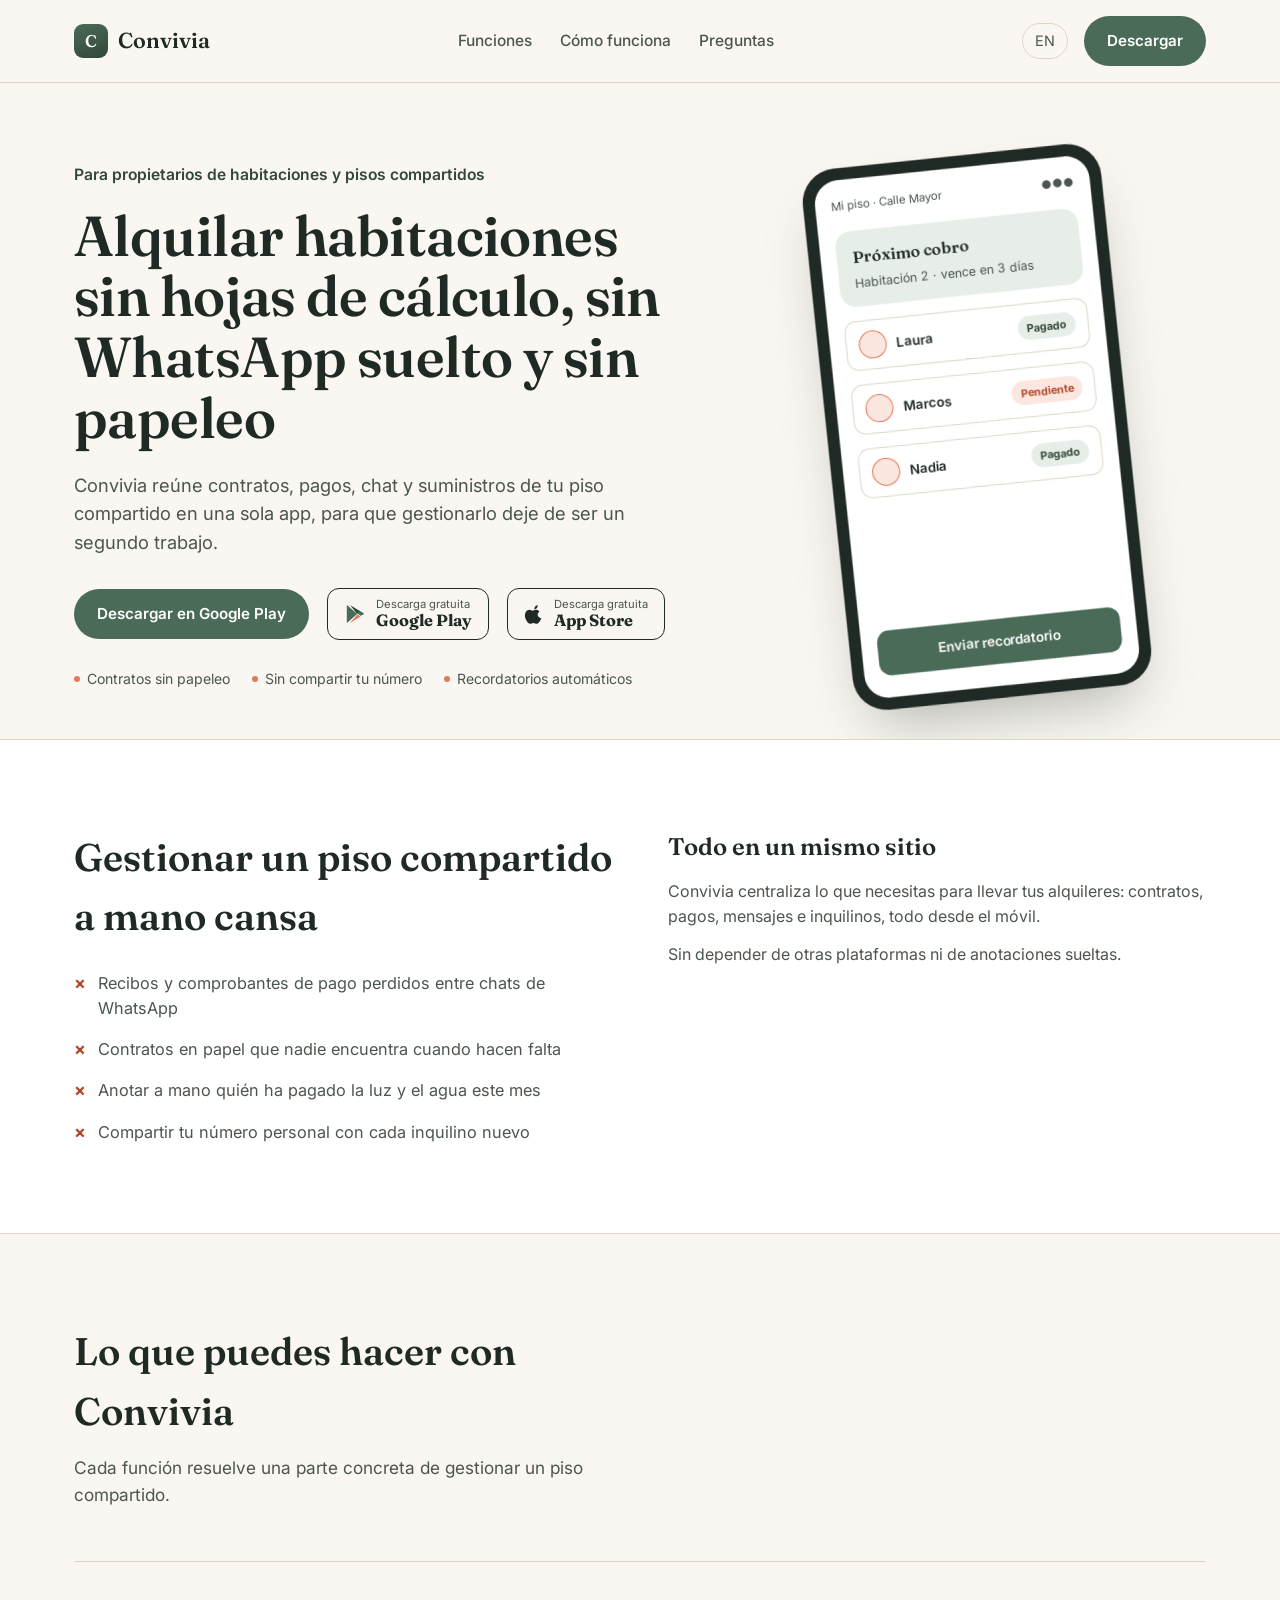
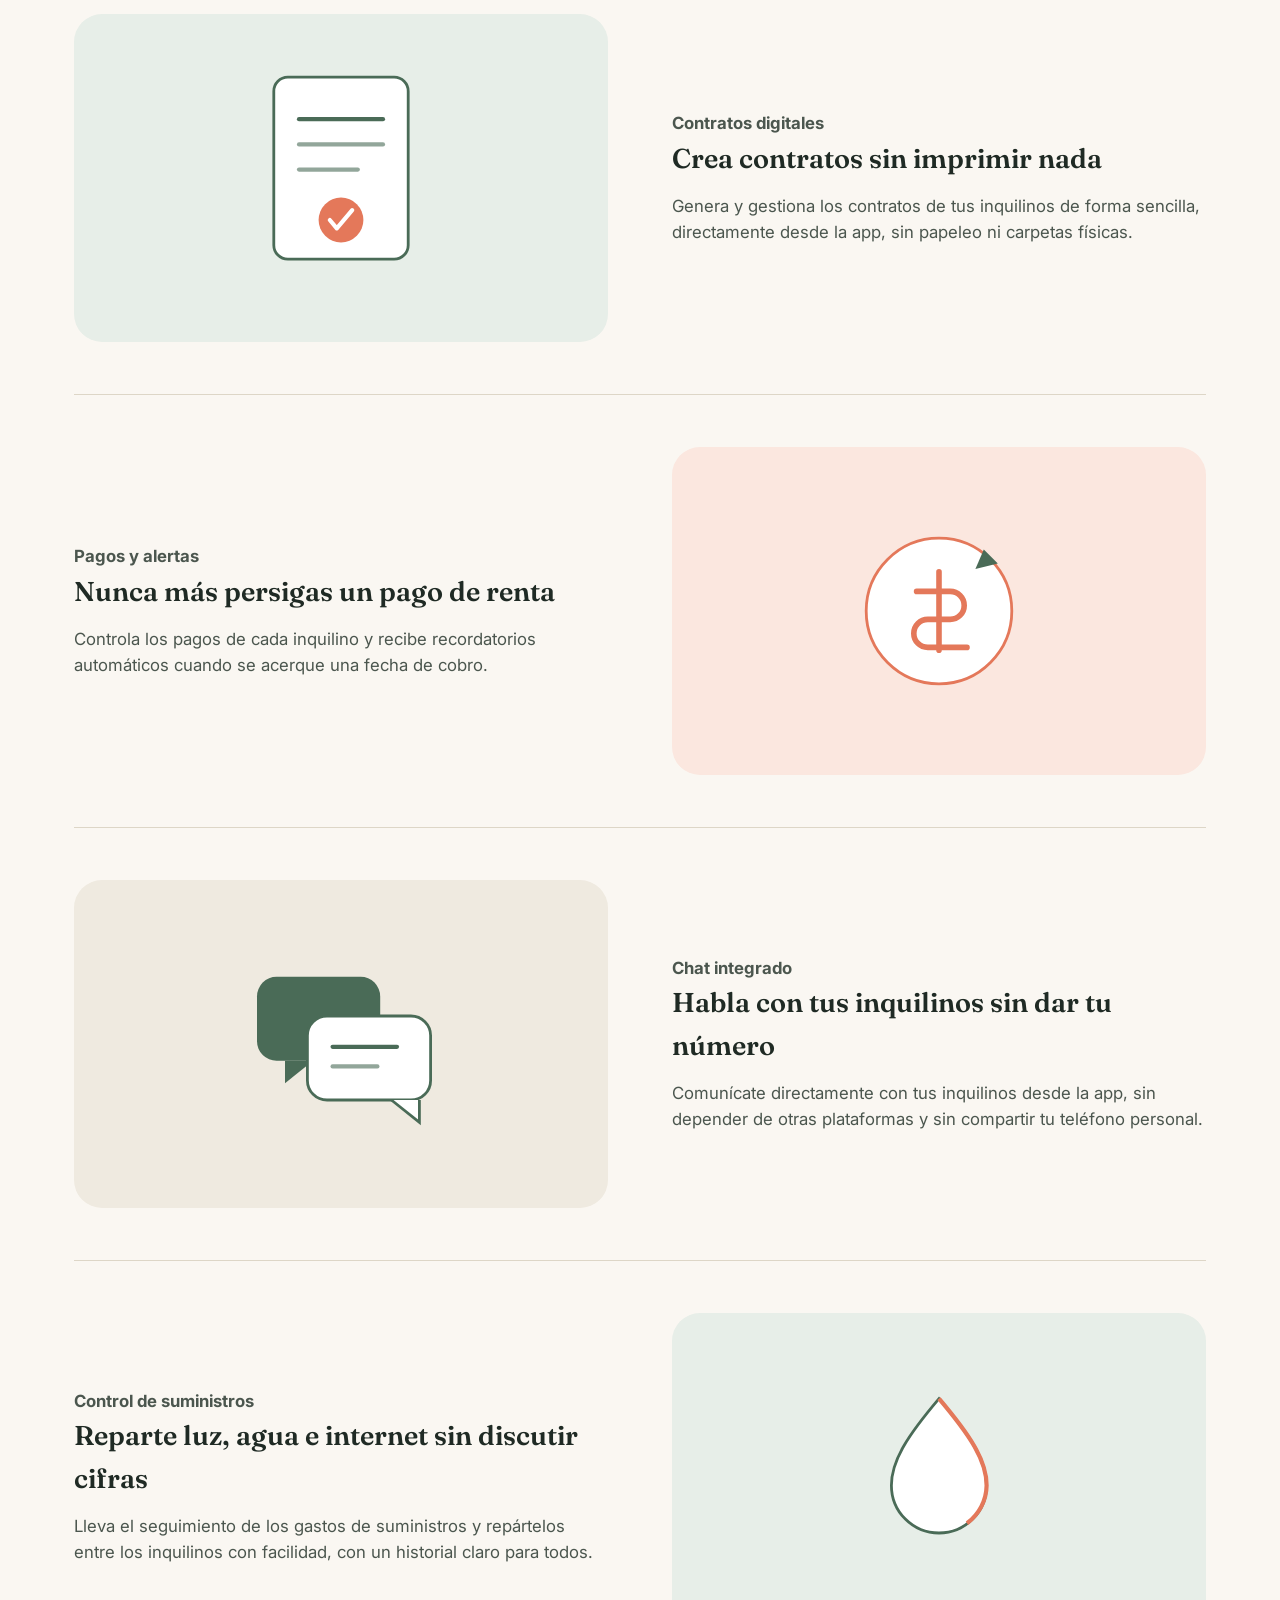
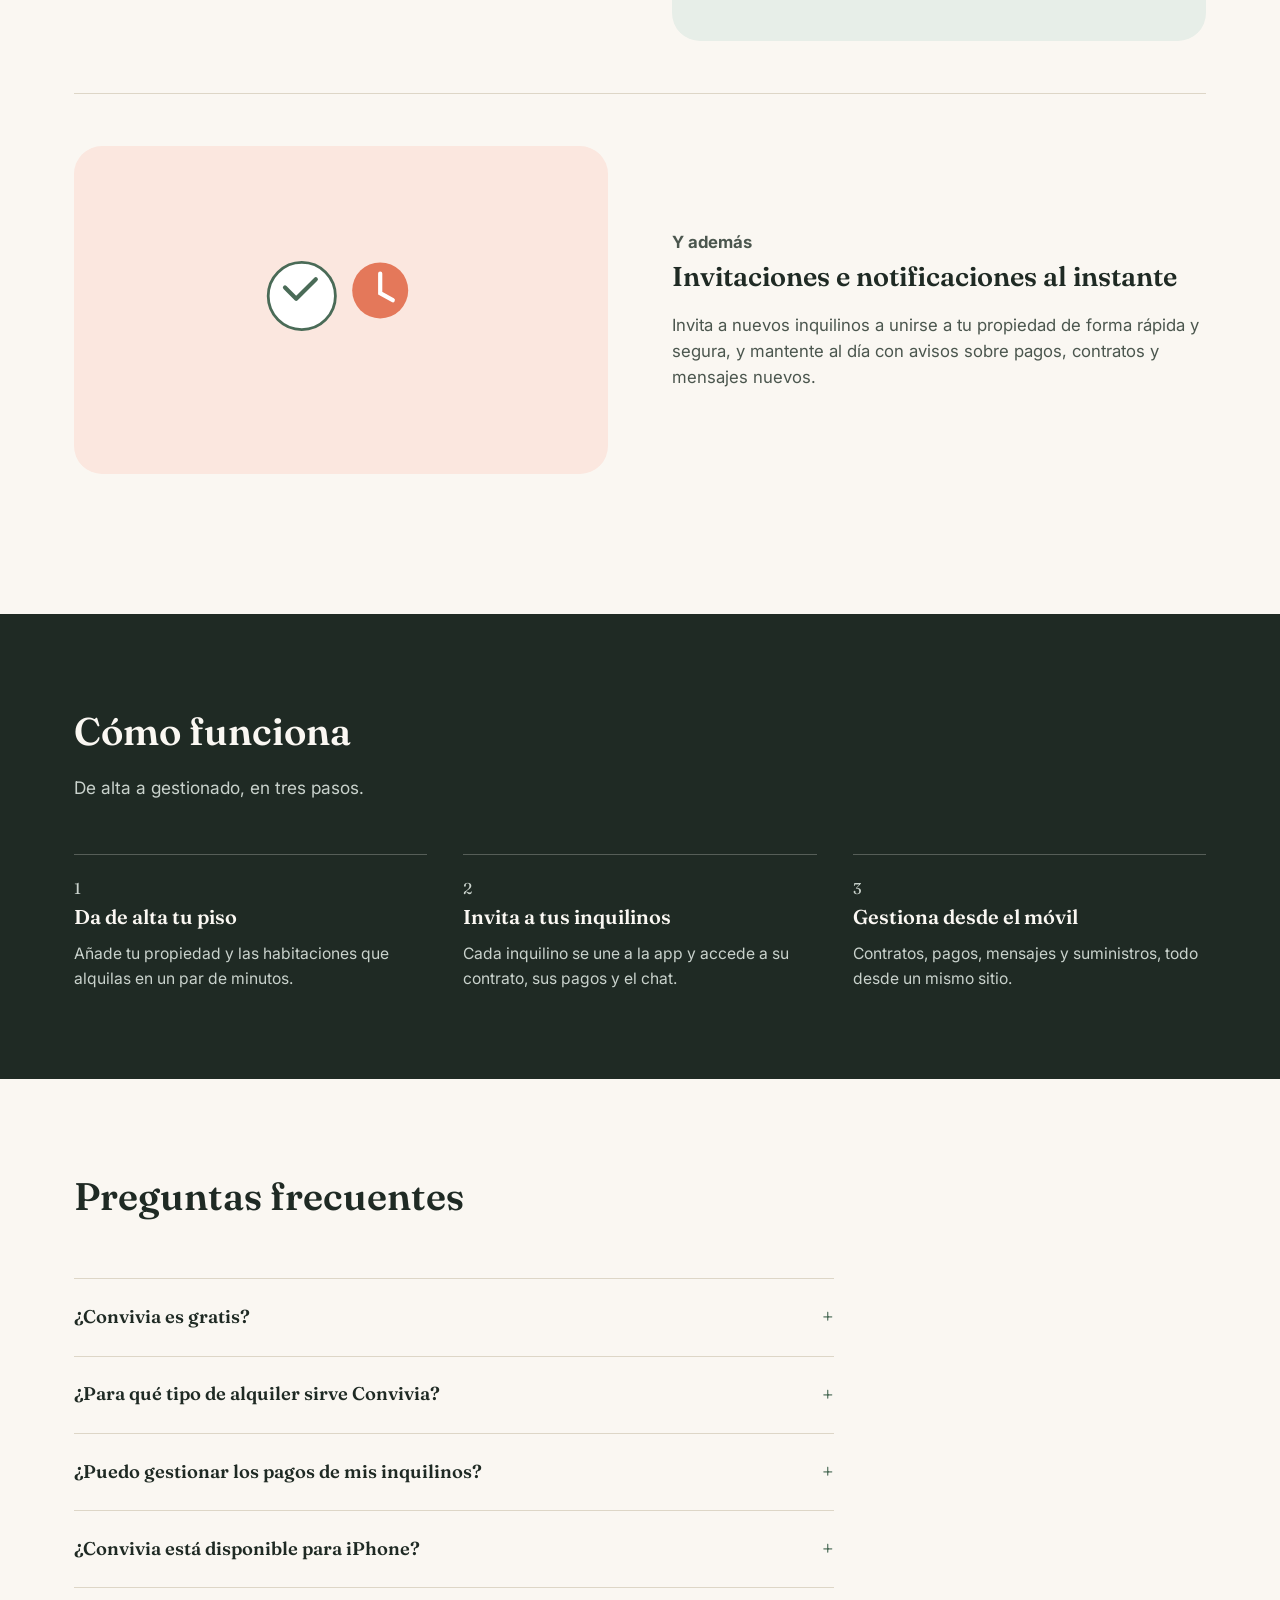
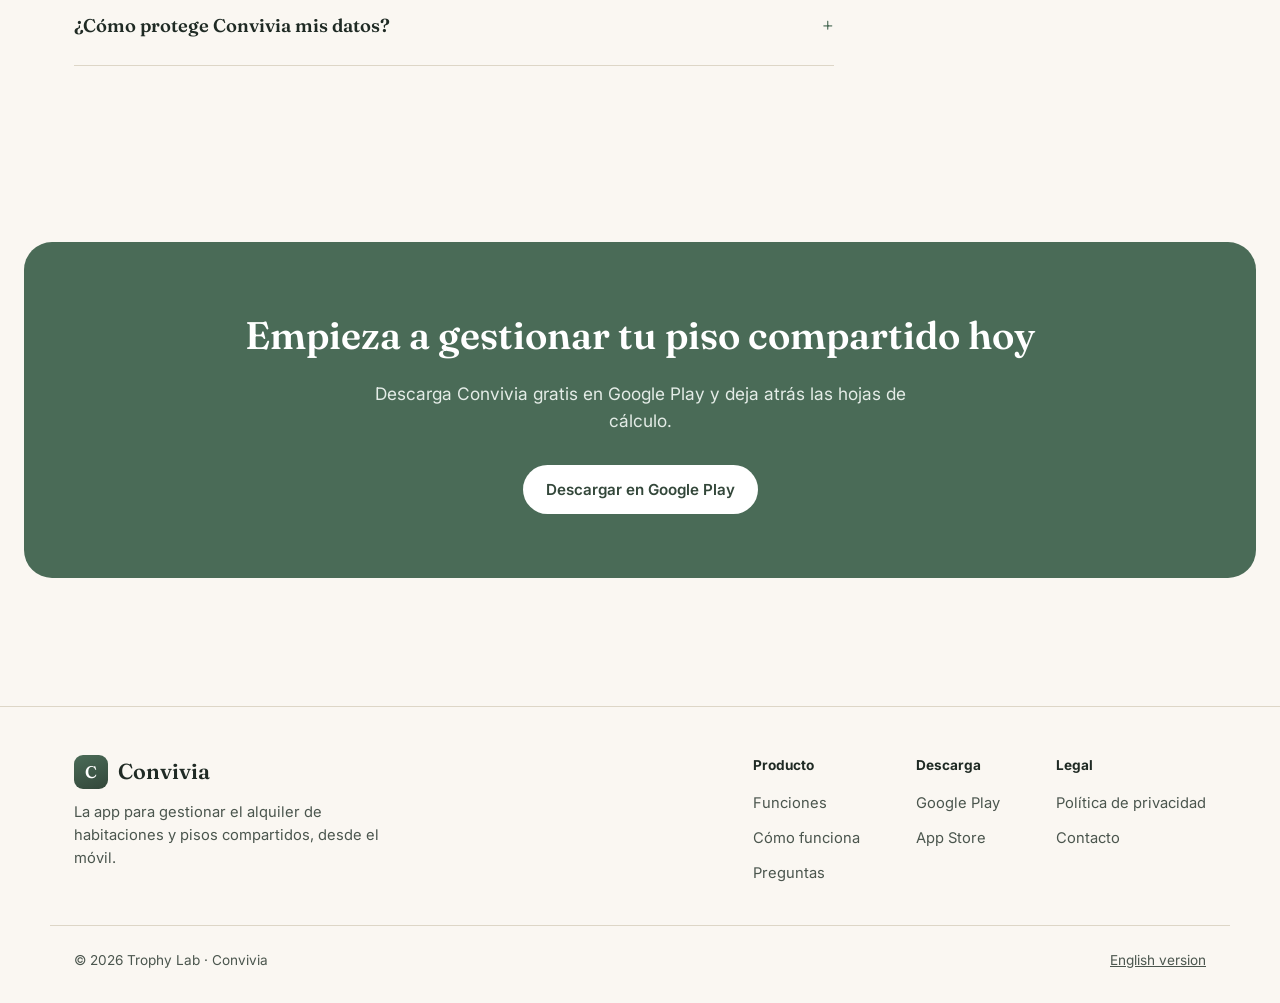
<file: index.html>
<!doctype html>
<html lang="es">
<head>
<meta charset="UTF-8">
<meta name="viewport" content="width=device-width, initial-scale=1">
<title>Convivia: App para gestionar el alquiler de habitaciones y pisos compartidos</title>
<meta name="description" content="Convivia es la app para propietarios que alquilan habitaciones o pisos compartidos: contratos digitales, pagos con recordatorios, chat integrado y control de suministros. Descarga gratis en Google Play.">
<link rel="canonical" href="https://convivia.devcodelight.com/">
<link rel="alternate" hreflang="es" href="https://convivia.devcodelight.com/">
<link rel="alternate" hreflang="en" href="https://convivia.devcodelight.com/en/">
<link rel="alternate" hreflang="x-default" href="https://convivia.devcodelight.com/">
<meta name="robots" content="index, follow">
<meta name="theme-color" content="#FAF7F2">

<!-- Open Graph -->
<meta property="og:type" content="website">
<meta property="og:site_name" content="Convivia">
<meta property="og:locale" content="es_ES">
<meta property="og:locale:alternate" content="en_US">
<meta property="og:title" content="Convivia: App para gestionar el alquiler de habitaciones">
<meta property="og:description" content="Contratos digitales, pagos con recordatorios, chat integrado y control de suministros para propietarios de pisos compartidos.">
<meta property="og:url" content="https://convivia.devcodelight.com/">
<meta property="og:image" content="https://convivia.devcodelight.com/assets/og-image.png">
<meta property="og:image:width" content="1200">
<meta property="og:image:height" content="630">

<!-- Twitter -->
<meta name="twitter:card" content="summary_large_image">
<meta name="twitter:title" content="Convivia: App para gestionar el alquiler de habitaciones">
<meta name="twitter:description" content="Contratos digitales, pagos con recordatorios, chat integrado y control de suministros para propietarios de pisos compartidos.">
<meta name="twitter:image" content="https://convivia.devcodelight.com/assets/og-image.png">

<link rel="icon" href="data:image/svg+xml,%3Csvg xmlns='http://www.w3.org/2000/svg' viewBox='0 0 34 34'%3E%3Crect width='34' height='34' rx='9' fill='%234A6B57'/%3E%3Ctext x='17' y='23' font-family='Georgia,serif' font-size='17' fill='white' text-anchor='middle'%3EC%3C/text%3E%3C/svg%3E">

<link rel="preconnect" href="https://fonts.googleapis.com">
<link rel="preconnect" href="https://fonts.gstatic.com" crossorigin>
<link href="https://fonts.googleapis.com/css2?family=Fraunces:opsz,wght@9..144,500;9..144,600&family=Inter:wght@400;500;600;700&display=swap" rel="stylesheet">
<link rel="stylesheet" href="assets/style.css">

<script type="application/ld+json">
{
  "@context": "https://schema.org",
  "@type": "MobileApplication",
  "name": "Convivia",
  "operatingSystem": "ANDROID",
  "applicationCategory": "BusinessApplication",
  "url": "https://convivia.devcodelight.com/",
  "description": "Convivia es la app para propietarios que alquilan habitaciones o pisos compartidos: contratos digitales, pagos con recordatorios, chat integrado y control de suministros.",
  "offers": {
    "@type": "Offer",
    "price": "0",
    "priceCurrency": "EUR"
  },
  "installUrl": "https://play.google.com/store/apps/details?id=com.convivia",
  "author": {
    "@type": "Organization",
    "name": "Trophy Lab"
  }
}
</script>
<script type="application/ld+json">
{
  "@context": "https://schema.org",
  "@type": "FAQPage",
  "mainEntity": [
    {
      "@type": "Question",
      "name": "¿Convivia es gratis?",
      "acceptedAnswer": {"@type": "Answer", "text": "Sí, Convivia se puede descargar gratis en Google Play."}
    },
    {
      "@type": "Question",
      "name": "¿Para qué tipo de alquiler sirve Convivia?",
      "acceptedAnswer": {"@type": "Answer", "text": "Convivia está pensada para propietarios que alquilan habitaciones o pisos compartidos, y quieren gestionar contratos, pagos e inquilinos desde el móvil."}
    },
    {
      "@type": "Question",
      "name": "¿Convivia está disponible para iPhone?",
      "acceptedAnswer": {"@type": "Answer", "text": "Sí, Convivia está disponible tanto en Google Play como en la App Store."}
    },
    {
      "@type": "Question",
      "name": "¿Cómo protege Convivia mis datos?",
      "acceptedAnswer": {"@type": "Answer", "text": "Los datos se transmiten cifrados y puedes solicitar su borrado cuando quieras. Si inicias sesión con Google, solo usamos tu nombre, email y foto de perfil para crear tu cuenta y autenticarte. Más información en la Política de Privacidad de Convivia."}
    }
  ]
}
</script>
</head>
<body>
<a class="skip-link" href="#main">Saltar al contenido</a>

<header class="site">
  <div class="wrap nav">
    <a class="brand" href="/">
      <span class="brand-mark" aria-hidden="true">C</span>
      Convivia
    </a>
    <button class="nav-toggle" aria-label="Abrir menú" aria-expanded="false">
      <svg width="20" height="20" viewBox="0 0 20 20" fill="none"><path d="M3 5h14M3 10h14M3 15h14" stroke="currentColor" stroke-width="1.6" stroke-linecap="round"/></svg>
    </button>
    <ul class="nav-links">
      <li><a href="#funciones">Funciones</a></li>
      <li><a href="#como-funciona">Cómo funciona</a></li>
      <li><a href="#preguntas">Preguntas</a></li>
    </ul>
    <div class="nav-right">
      <a class="lang-switch" href="/en/" hreflang="en">EN</a>
      <a class="btn btn-primary" href="https://play.google.com/store/apps/details?id=com.convivia" rel="noopener">Descargar</a>
    </div>
  </div>
</header>

<main id="main">
  <section class="hero">
    <div class="wrap hero-grid">
      <div>
        <p class="eyebrow-plain">Para propietarios de habitaciones y pisos compartidos</p>
        <h1>Alquilar habitaciones sin hojas de cálculo, sin WhatsApp suelto y sin papeleo</h1>
        <p class="hero-sub">Convivia reúne contratos, pagos, chat y suministros de tu piso compartido en una sola app, para que gestionarlo deje de ser un segundo trabajo.</p>
        <div class="hero-ctas">
          <a class="btn btn-primary" href="https://play.google.com/store/apps/details?id=com.convivia" rel="noopener">Descargar en Google Play</a>
          <a class="store-badge" href="https://play.google.com/store/apps/details?id=com.convivia" rel="noopener">
            <svg width="22" height="22" viewBox="0 0 24 24" fill="none"><path d="M3.6 2.4 14.3 12 3.6 21.6c-.3-.2-.5-.6-.5-1V3.4c0-.4.2-.8.5-1Z" fill="#4A6B57"/><path d="M14.3 12 17.9 15 6.5 21.9l7.8-9Z" fill="#E4785A"/><path d="M14.3 12 6.5 2.1 17.9 9 14.3 12Z" fill="#33473A"/><path d="M17.9 9l3 1.7c.8.4.8 1.5 0 2l-3 1.3-3.6-3 3.6-2Z" fill="#4A6B57"/></svg>
            <span class="store-lines"><small>Descarga gratuita</small><strong>Google Play</strong></span>
          </a>
          <a class="store-badge" href="https://apps.apple.com/es/app/convivia-gesti%C3%B3n-habitaciones/id6802626827" rel="noopener">
            <svg width="20" height="20" viewBox="0 0 24 24" fill="none"><path d="M16.5 1.5c.1 1.2-.35 2.35-1.05 3.2-.72.87-1.9 1.55-3.05 1.46-.14-1.17.42-2.4 1.1-3.16.75-.85 2.03-1.48 3-1.5Z" fill="#1F2A24"/><path d="M20.9 17.2c-.55 1.27-.81 1.84-1.52 2.96-.99 1.56-2.38 3.5-4.1 3.51-1.53.02-1.92-1-4-1s-2.5.98-4 1c-1.72.02-3.03-1.75-4.02-3.31C.95 16.9.36 12.7 1.94 9.9c.98-1.75 2.75-2.86 4.62-2.89 1.55-.03 2.85 1.05 3.75 1.05.87 0 2.5-1.3 4.22-1.11.72.03 2.74.29 4.04 2.2-3.4 1.86-2.85 6.6 2.33 8.05Z" fill="#1F2A24"/></svg>
            <span class="store-lines"><small>Descarga gratuita</small><strong>App Store</strong></span>
          </a>
        </div>
        <div class="hero-meta">
          <span><span class="dot"></span>Contratos sin papeleo</span>
          <span><span class="dot"></span>Sin compartir tu número</span>
          <span><span class="dot"></span>Recordatorios automáticos</span>
        </div>
      </div>
      <div class="phone" aria-hidden="true">
        <div class="phone-frame">
          <div class="phone-screen">
            <div class="phone-topbar"><span>Mi piso · Calle Mayor</span><span>●●●</span></div>
            <div class="phone-card">
              <h4>Próximo cobro</h4>
              <p>Habitación 2 · vence en 3 días</p>
            </div>
            <div class="phone-row">
              <span class="who"><span class="avatar"></span>Laura</span>
              <span class="pill ok">Pagado</span>
            </div>
            <div class="phone-row">
              <span class="who"><span class="avatar"></span>Marcos</span>
              <span class="pill warn">Pendiente</span>
            </div>
            <div class="phone-row">
              <span class="who"><span class="avatar"></span>Nadia</span>
              <span class="pill ok">Pagado</span>
            </div>
            <div class="phone-cta">Enviar recordatorio</div>
          </div>
        </div>
      </div>
    </div>
  </section>

  <section class="problem">
    <div class="wrap problem-grid">
      <div>
        <div class="section-head" style="margin-bottom:24px;">
          <h2>Gestionar un piso compartido a mano cansa</h2>
        </div>
        <ul class="problem-list">
          <li>Recibos y comprobantes de pago perdidos entre chats de WhatsApp</li>
          <li>Contratos en papel que nadie encuentra cuando hacen falta</li>
          <li>Anotar a mano quién ha pagado la luz y el agua este mes</li>
          <li>Compartir tu número personal con cada inquilino nuevo</li>
        </ul>
      </div>
      <div class="solution">
        <h3>Todo en un mismo sitio</h3>
        <p>Convivia centraliza lo que necesitas para llevar tus alquileres: contratos, pagos, mensajes e inquilinos, todo desde el móvil.</p>
        <p>Sin depender de otras plataformas ni de anotaciones sueltas.</p>
      </div>
    </div>
  </section>

  <section id="funciones">
    <div class="wrap">
      <div class="section-head">
        <h2>Lo que puedes hacer con Convivia</h2>
        <p>Cada función resuelve una parte concreta de gestionar un piso compartido.</p>
      </div>

      <div class="feature-row">
        <div class="feature-text">
          <p class="feature-tag">Contratos digitales</p>
          <h3>Crea contratos sin imprimir nada</h3>
          <p>Genera y gestiona los contratos de tus inquilinos de forma sencilla, directamente desde la app, sin papeleo ni carpetas físicas.</p>
        </div>
        <div class="feature-visual fv-1">
          <svg viewBox="0 0 200 180" fill="none"><rect x="52" y="18" width="96" height="130" rx="10" fill="#fff" stroke="#4A6B57" stroke-width="2"/><line x1="70" y1="48" x2="130" y2="48" stroke="#4A6B57" stroke-width="3" stroke-linecap="round"/><line x1="70" y1="66" x2="130" y2="66" stroke="#4A6B57" stroke-width="3" stroke-linecap="round" opacity=".6"/><line x1="70" y1="84" x2="112" y2="84" stroke="#4A6B57" stroke-width="3" stroke-linecap="round" opacity=".6"/><circle cx="100" cy="120" r="16" fill="#E4785A"/><path d="M92 120l5 6 11-13" stroke="#fff" stroke-width="3" stroke-linecap="round" stroke-linejoin="round"/></svg>
        </div>
      </div>

      <div class="feature-row">
        <div class="feature-text">
          <p class="feature-tag">Pagos y alertas</p>
          <h3>Nunca más persigas un pago de renta</h3>
          <p>Controla los pagos de cada inquilino y recibe recordatorios automáticos cuando se acerque una fecha de cobro.</p>
        </div>
        <div class="feature-visual fv-2">
          <svg viewBox="0 0 200 180" fill="none"><circle cx="100" cy="90" r="52" fill="#fff" stroke="#E4785A" stroke-width="2"/><path d="M100 62v56M84 76h24a10 10 0 0 1 0 20H92a10 10 0 0 0 0 20h28" stroke="#E4785A" stroke-width="4" stroke-linecap="round"/><path d="M132 46l10 10-16 4 6-14z" fill="#4A6B57"/></svg>
        </div>
      </div>

      <div class="feature-row">
        <div class="feature-text">
          <p class="feature-tag">Chat integrado</p>
          <h3>Habla con tus inquilinos sin dar tu número</h3>
          <p>Comunícate directamente con tus inquilinos desde la app, sin depender de otras plataformas y sin compartir tu teléfono personal.</p>
        </div>
        <div class="feature-visual fv-3">
          <svg viewBox="0 0 200 180" fill="none"><rect x="40" y="42" width="88" height="60" rx="14" fill="#4A6B57"/><path d="M60 102l0 16 20-16" fill="#4A6B57"/><rect x="76" y="70" width="88" height="60" rx="14" fill="#fff" stroke="#4A6B57" stroke-width="2"/><path d="M156 130v16l-20-16" fill="#fff" stroke="#4A6B57" stroke-width="2"/><line x1="94" y1="92" x2="140" y2="92" stroke="#4A6B57" stroke-width="3" stroke-linecap="round"/><line x1="94" y1="106" x2="126" y2="106" stroke="#4A6B57" stroke-width="3" stroke-linecap="round" opacity=".6"/></svg>
        </div>
      </div>

      <div class="feature-row">
        <div class="feature-text">
          <p class="feature-tag">Control de suministros</p>
          <h3>Reparte luz, agua e internet sin discutir cifras</h3>
          <p>Lleva el seguimiento de los gastos de suministros y repártelos entre los inquilinos con facilidad, con un historial claro para todos.</p>
        </div>
        <div class="feature-visual fv-1">
          <svg viewBox="0 0 200 180" fill="none"><path d="M100 34c22 26 34 44 34 62a34 34 0 1 1-68 0c0-18 12-36 34-62Z" fill="#fff" stroke="#4A6B57" stroke-width="2"/><path d="M100 34c22 26 34 44 34 62a34 34 0 0 1-14 27" stroke="#E4785A" stroke-width="3" fill="none"/></svg>
        </div>
      </div>

      <div class="feature-row" style="border-top:1px solid var(--line); padding-top:52px;">
        <div class="feature-text">
          <p class="feature-tag">Y además</p>
          <h3>Invitaciones e notificaciones al instante</h3>
          <p>Invita a nuevos inquilinos a unirse a tu propiedad de forma rápida y segura, y mantente al día con avisos sobre pagos, contratos y mensajes nuevos.</p>
        </div>
        <div class="feature-visual fv-2">
          <svg viewBox="0 0 200 180" fill="none"><circle cx="72" cy="80" r="24" fill="#fff" stroke="#4A6B57" stroke-width="2"/><path d="M60 74l8 8 14-14" stroke="#4A6B57" stroke-width="3" stroke-linecap="round" stroke-linejoin="round"/><path d="M128 56a20 20 0 1 1 0 40 20 20 0 0 1 0-40Z" fill="#E4785A"/><path d="M128 64v14l9 5" stroke="#fff" stroke-width="3" stroke-linecap="round"/></svg>
        </div>
      </div>
    </div>
  </section>

  <section id="como-funciona" class="steps">
    <div class="wrap">
      <div class="section-head">
        <h2>Cómo funciona</h2>
        <p>De alta a gestionado, en tres pasos.</p>
      </div>
      <div class="step-grid">
        <div class="step">
          <p class="step-num">1</p>
          <h3>Da de alta tu piso</h3>
          <p>Añade tu propiedad y las habitaciones que alquilas en un par de minutos.</p>
        </div>
        <div class="step">
          <p class="step-num">2</p>
          <h3>Invita a tus inquilinos</h3>
          <p>Cada inquilino se une a la app y accede a su contrato, sus pagos y el chat.</p>
        </div>
        <div class="step">
          <p class="step-num">3</p>
          <h3>Gestiona desde el móvil</h3>
          <p>Contratos, pagos, mensajes y suministros, todo desde un mismo sitio.</p>
        </div>
      </div>
    </div>
  </section>

  <section id="preguntas">
    <div class="wrap">
      <div class="section-head">
        <h2>Preguntas frecuentes</h2>
      </div>
      <div class="faq-list">
        <details class="faq-item">
          <summary class="faq-q">¿Convivia es gratis?<span class="plus" aria-hidden="true">+</span></summary>
          <p class="faq-a">Sí, Convivia se puede descargar gratis en Google Play.</p>
        </details>
        <details class="faq-item">
          <summary class="faq-q">¿Para qué tipo de alquiler sirve Convivia?<span class="plus" aria-hidden="true">+</span></summary>
          <p class="faq-a">Está pensada para propietarios que alquilan habitaciones o pisos compartidos, y quieren gestionar contratos, pagos e inquilinos desde el móvil en lugar de hojas de cálculo o grupos de WhatsApp.</p>
        </details>
        <details class="faq-item">
          <summary class="faq-q">¿Puedo gestionar los pagos de mis inquilinos?<span class="plus" aria-hidden="true">+</span></summary>
          <p class="faq-a">Sí. Convivia controla los pagos de renta de cada inquilino y envía recordatorios automáticos cuando se acerca una fecha de cobro.</p>
        </details>
        <details class="faq-item">
          <summary class="faq-q">¿Convivia está disponible para iPhone?<span class="plus" aria-hidden="true">+</span></summary>
          <p class="faq-a">Sí, Convivia está disponible tanto en Google Play como en la App Store.</p>
        </details>
        <details class="faq-item">
          <summary class="faq-q">¿Cómo protege Convivia mis datos?<span class="plus" aria-hidden="true">+</span></summary>
          <p class="faq-a">Los datos se transmiten cifrados y puedes solicitar su borrado cuando quieras. Si inicias sesión con Google, solo usamos tu nombre, email y foto de perfil para crear tu cuenta y autenticarte. Más información en nuestra <a href="/privacidad">Política de Privacidad</a>.</p>
        </details>
      </div>
    </div>
  </section>

  <section>
    <div class="cta-final">
      <h2>Empieza a gestionar tu piso compartido hoy</h2>
      <p>Descarga Convivia gratis en Google Play y deja atrás las hojas de cálculo.</p>
      <a class="btn btn-primary" href="https://play.google.com/store/apps/details?id=com.convivia" rel="noopener">Descargar en Google Play</a>
    </div>
  </section>
</main>

<footer class="site">
  <div class="wrap footer-grid">
    <div class="footer-brand">
      <a class="brand" href="/"><span class="brand-mark" aria-hidden="true">C</span>Convivia</a>
      <p>La app para gestionar el alquiler de habitaciones y pisos compartidos, desde el móvil.</p>
    </div>
    <div class="footer-cols">
      <div class="footer-col">
        <h5>Producto</h5>
        <ul>
          <li><a href="#funciones">Funciones</a></li>
          <li><a href="#como-funciona">Cómo funciona</a></li>
          <li><a href="#preguntas">Preguntas</a></li>
        </ul>
      </div>
      <div class="footer-col">
        <h5>Descarga</h5>
        <ul>
          <li><a href="https://play.google.com/store/apps/details?id=com.convivia" rel="noopener">Google Play</a></li>
          <li><a href="https://apps.apple.com/es/app/convivia-gesti%C3%B3n-habitaciones/id6802626827" rel="noopener">App Store</a></li>
        </ul>
      </div>
      <div class="footer-col">
        <h5>Legal</h5>
        <ul>
          <li><a href="/privacidad">Política de privacidad</a></li>
          <li><a href="/privacidad#contacto">Contacto</a></li>
        </ul>
      </div>
    </div>
  </div>
  <div class="wrap footer-bottom">
    <span>© 2026 Trophy Lab · Convivia</span>
    <span><a href="/en/" hreflang="en">English version</a></span>
  </div>
</footer>

<script src="assets/main.js"></script>
</body>
</html>
</file>
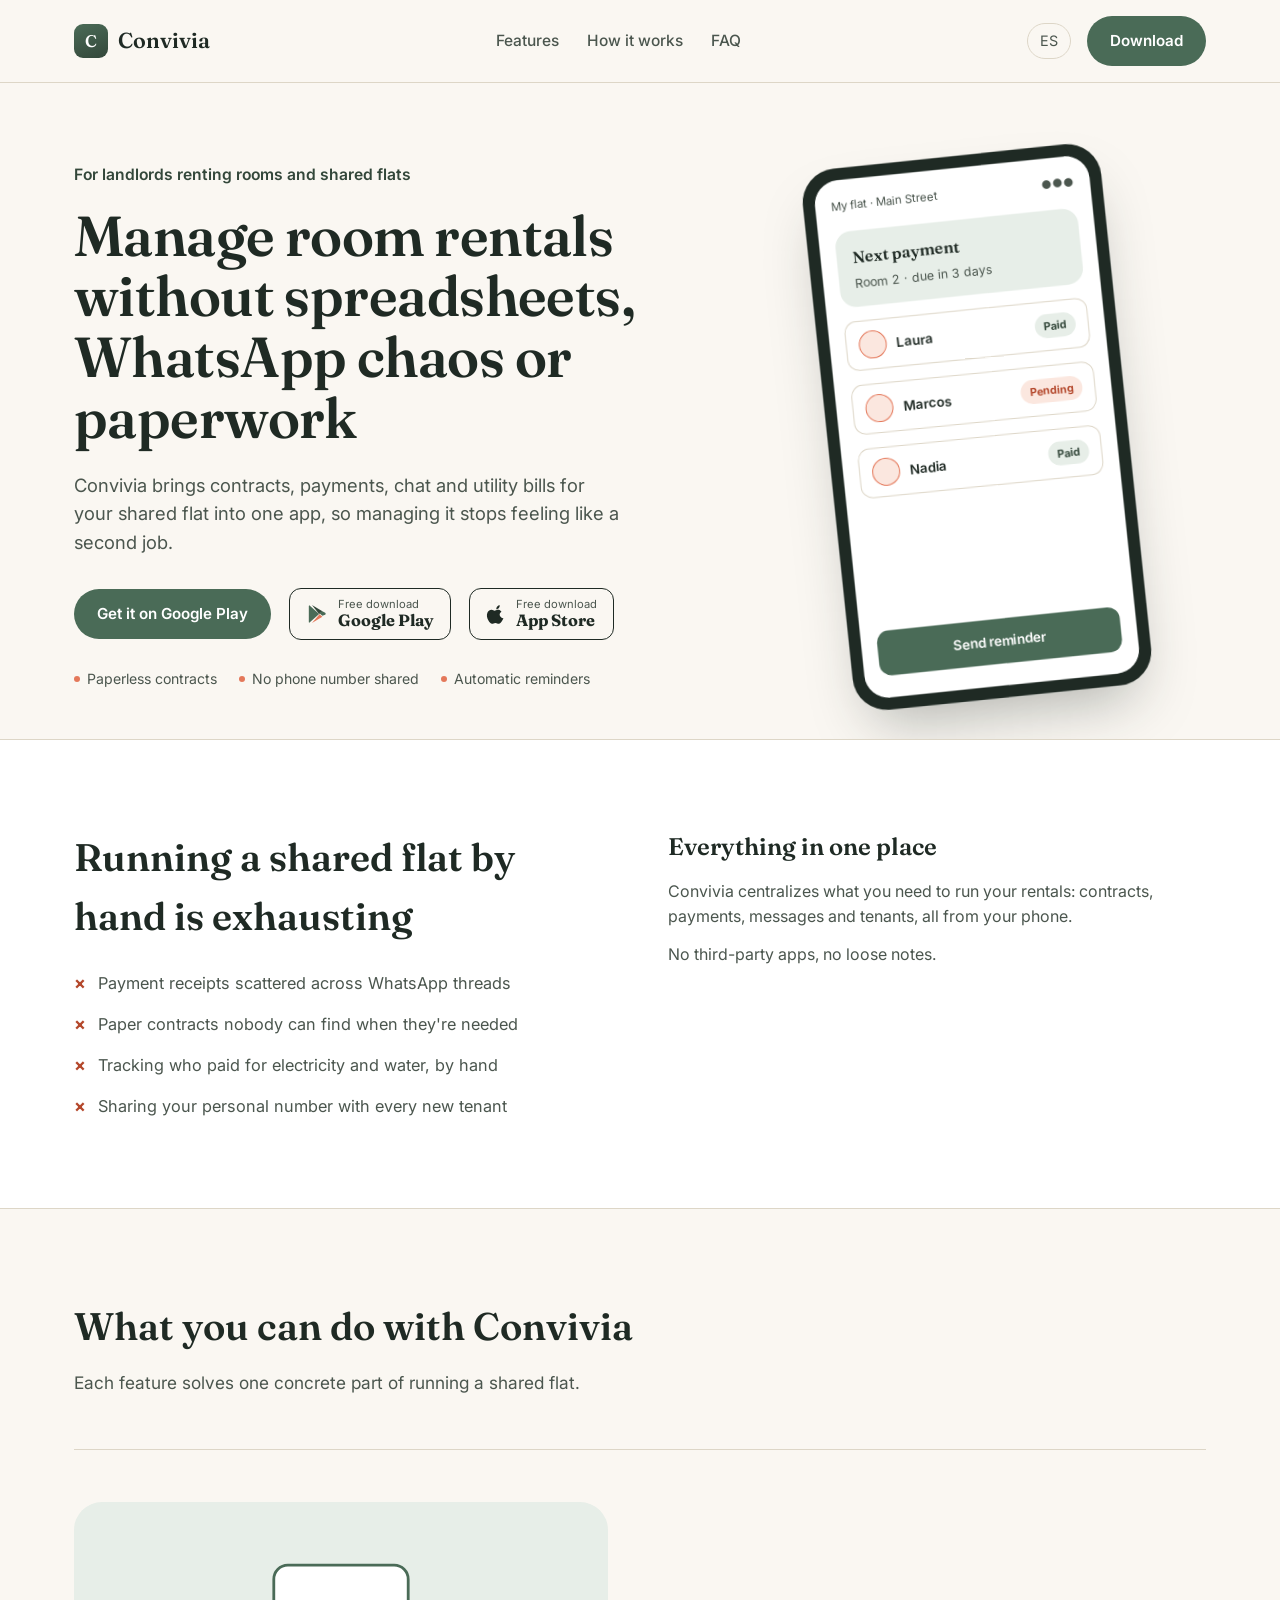
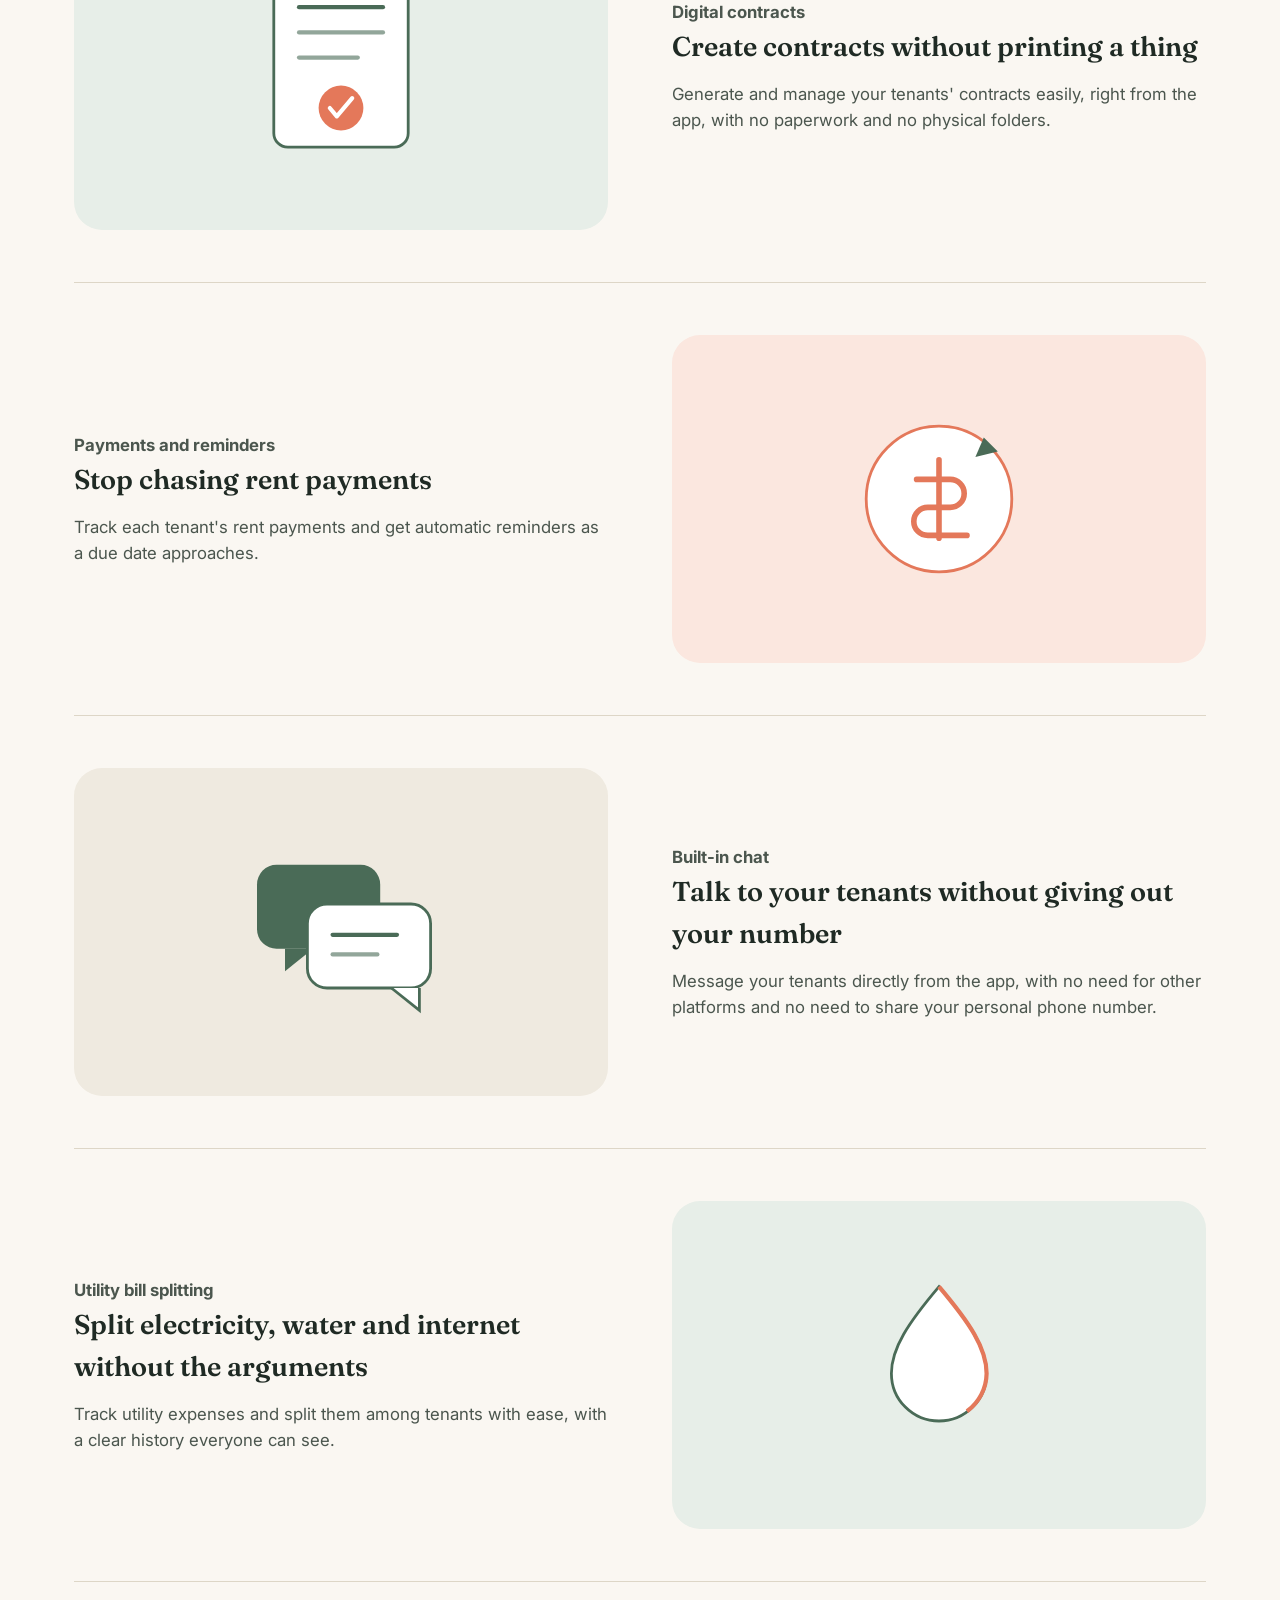
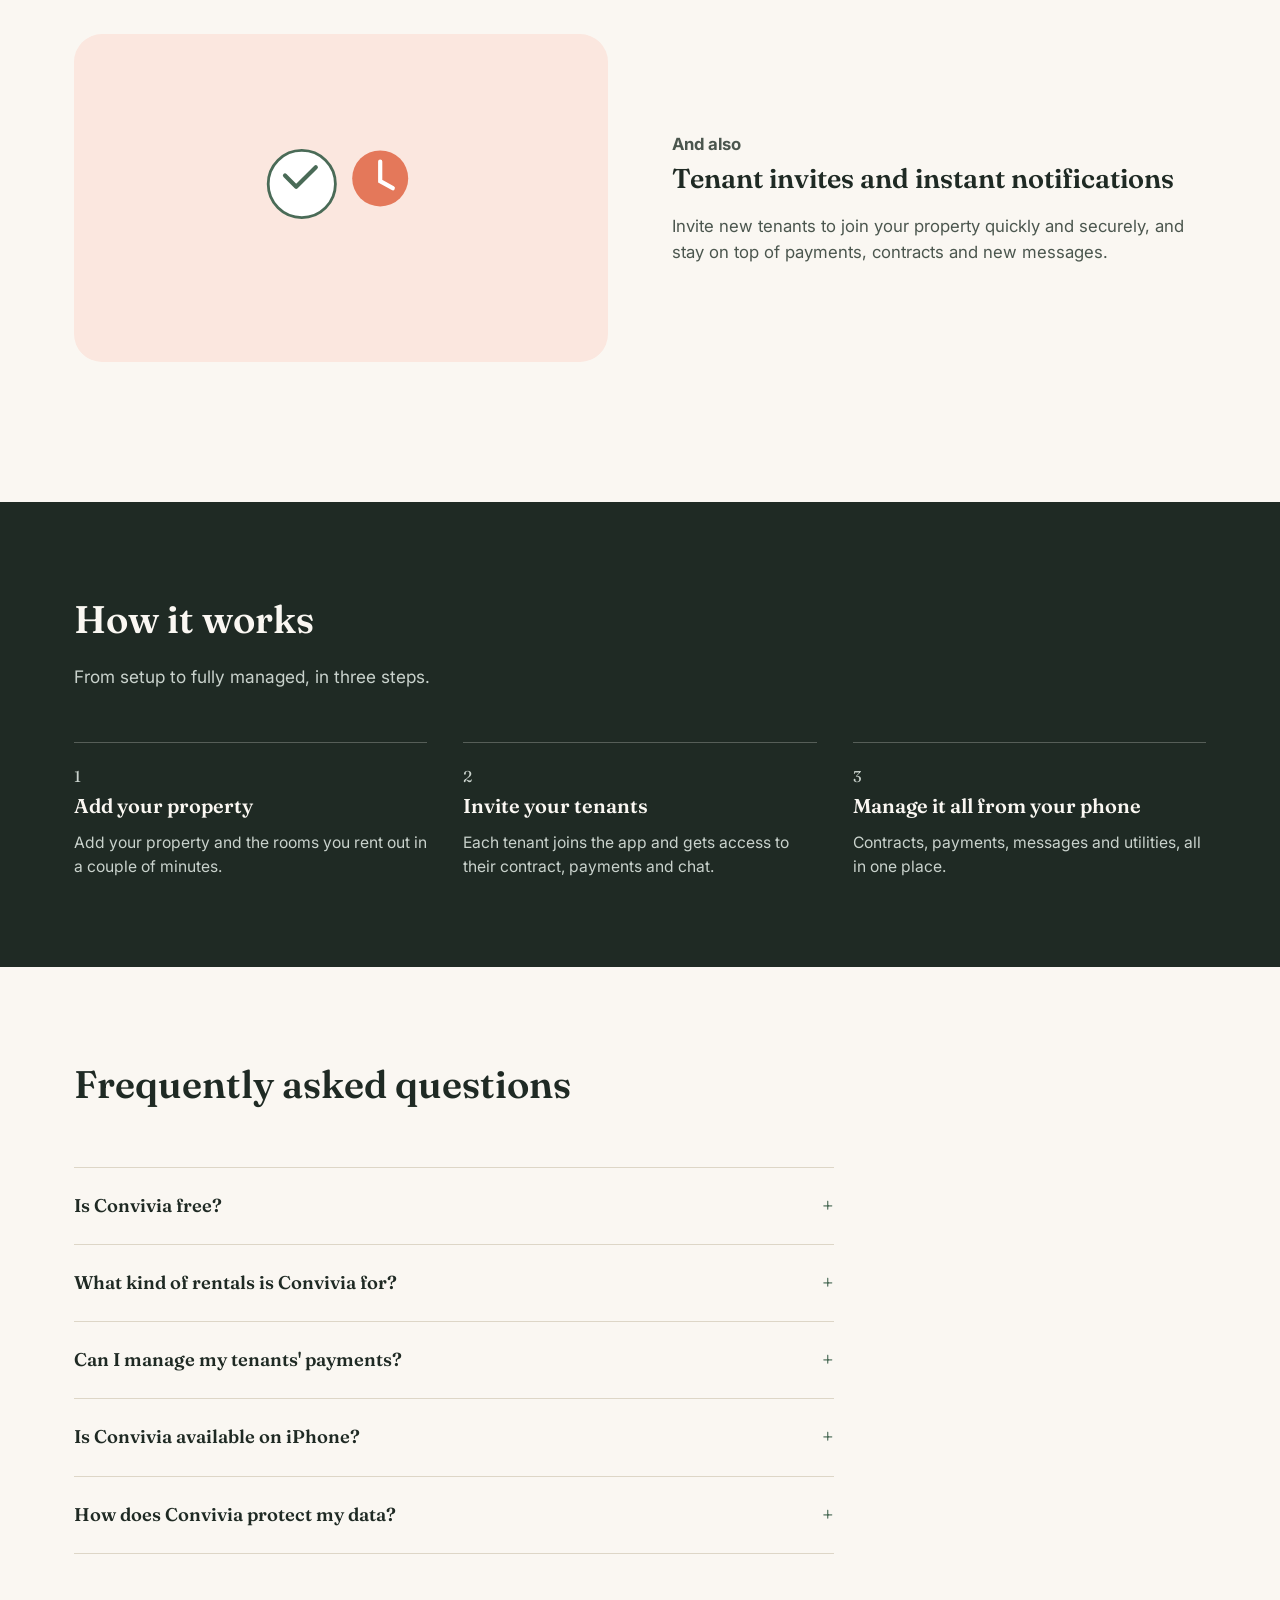
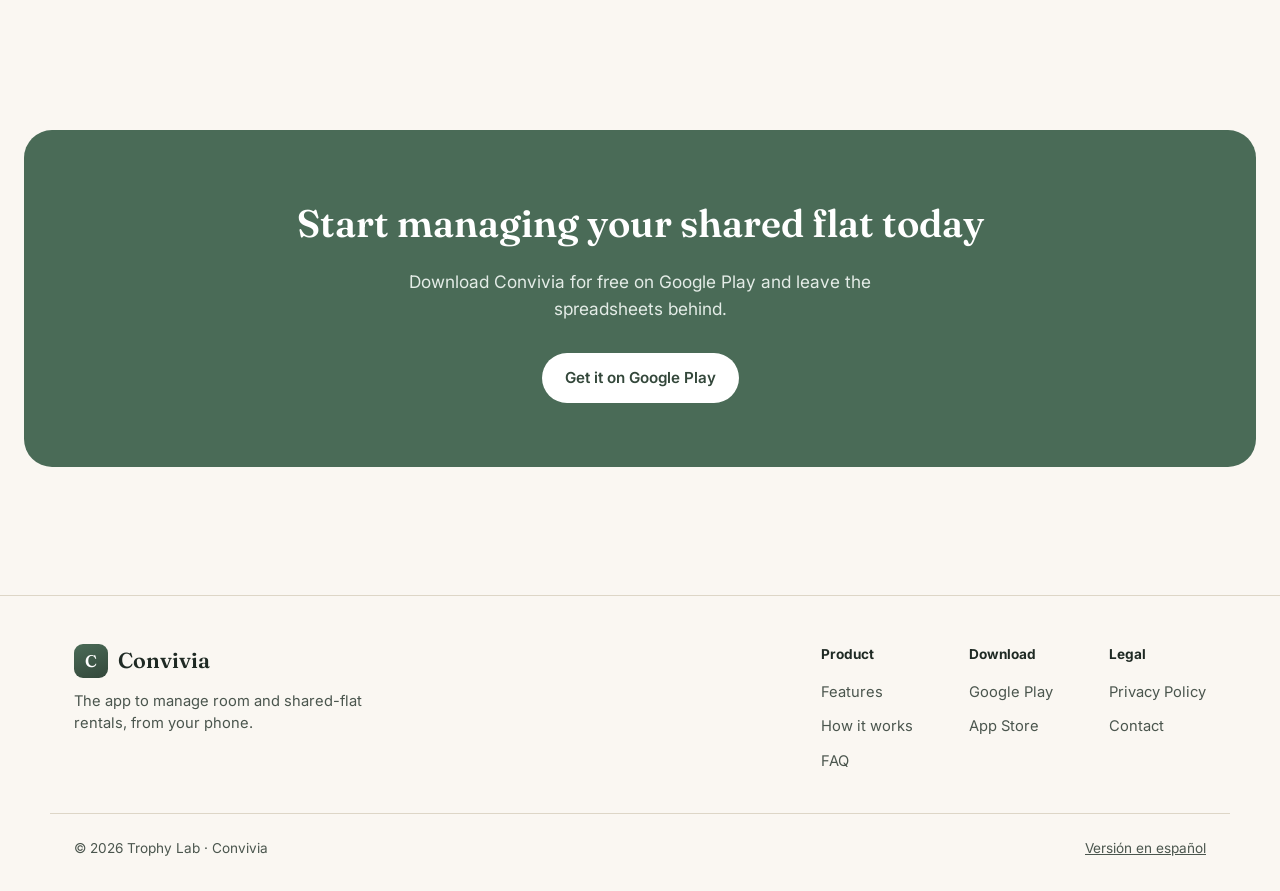
<file: en/index.html>
<!doctype html>
<html lang="en">
<head>
<meta charset="UTF-8">
<meta name="viewport" content="width=device-width, initial-scale=1">
<title>Convivia: App to Manage Room and Shared-Flat Rentals</title>
<meta name="description" content="Convivia is the app for landlords renting out rooms or shared flats: digital contracts, payment reminders, built-in chat and utility bill splitting. Free on Google Play.">
<link rel="canonical" href="https://convivia.devcodelight.com/en/">
<link rel="alternate" hreflang="es" href="https://convivia.devcodelight.com/">
<link rel="alternate" hreflang="en" href="https://convivia.devcodelight.com/en/">
<link rel="alternate" hreflang="x-default" href="https://convivia.devcodelight.com/">
<meta name="robots" content="index, follow">
<meta name="theme-color" content="#FAF7F2">

<!-- Open Graph -->
<meta property="og:type" content="website">
<meta property="og:site_name" content="Convivia">
<meta property="og:locale" content="en_US">
<meta property="og:locale:alternate" content="es_ES">
<meta property="og:title" content="Convivia: App to Manage Room Rentals">
<meta property="og:description" content="Digital contracts, payment reminders, built-in chat and utility splitting for shared-flat landlords.">
<meta property="og:url" content="https://convivia.devcodelight.com/en/">
<meta property="og:image" content="https://convivia.devcodelight.com/assets/og-image.png">
<meta property="og:image:width" content="1200">
<meta property="og:image:height" content="630">

<!-- Twitter -->
<meta name="twitter:card" content="summary_large_image">
<meta name="twitter:title" content="Convivia: App to Manage Room Rentals">
<meta name="twitter:description" content="Digital contracts, payment reminders, built-in chat and utility splitting for shared-flat landlords.">
<meta name="twitter:image" content="https://convivia.devcodelight.com/assets/og-image.png">

<link rel="icon" href="data:image/svg+xml,%3Csvg xmlns='http://www.w3.org/2000/svg' viewBox='0 0 34 34'%3E%3Crect width='34' height='34' rx='9' fill='%234A6B57'/%3E%3Ctext x='17' y='23' font-family='Georgia,serif' font-size='17' fill='white' text-anchor='middle'%3EC%3C/text%3E%3C/svg%3E">

<link rel="preconnect" href="https://fonts.googleapis.com">
<link rel="preconnect" href="https://fonts.gstatic.com" crossorigin>
<link href="https://fonts.googleapis.com/css2?family=Fraunces:opsz,wght@9..144,500;9..144,600&family=Inter:wght@400;500;600;700&display=swap" rel="stylesheet">
<link rel="stylesheet" href="../assets/style.css">

<script type="application/ld+json">
{
  "@context": "https://schema.org",
  "@type": "MobileApplication",
  "name": "Convivia",
  "operatingSystem": "ANDROID",
  "applicationCategory": "BusinessApplication",
  "url": "https://convivia.devcodelight.com/en/",
  "description": "Convivia is the app for landlords renting out rooms or shared flats: digital contracts, payment reminders, built-in chat and utility bill splitting.",
  "offers": {
    "@type": "Offer",
    "price": "0",
    "priceCurrency": "USD"
  },
  "installUrl": "https://play.google.com/store/apps/details?id=com.convivia",
  "author": {
    "@type": "Organization",
    "name": "Trophy Lab"
  }
}
</script>
<script type="application/ld+json">
{
  "@context": "https://schema.org",
  "@type": "FAQPage",
  "mainEntity": [
    {
      "@type": "Question",
      "name": "Is Convivia free?",
      "acceptedAnswer": {"@type": "Answer", "text": "Yes, Convivia is free to download on Google Play."}
    },
    {
      "@type": "Question",
      "name": "What kind of rentals is Convivia for?",
      "acceptedAnswer": {"@type": "Answer", "text": "Convivia is built for landlords who rent out rooms or shared flats and want to manage contracts, payments and tenants from their phone."}
    },
    {
      "@type": "Question",
      "name": "Is Convivia available on iPhone?",
      "acceptedAnswer": {"@type": "Answer", "text": "Yes, Convivia is available on both Google Play and the App Store."}
    },
    {
      "@type": "Question",
      "name": "How does Convivia protect my data?",
      "acceptedAnswer": {"@type": "Answer", "text": "Data is encrypted in transit and you can request deletion at any time. If you sign in with Google, we only use your name, email and profile picture to create your account and authenticate you. Learn more in Convivia's Privacy Policy."}
    }
  ]
}
</script>
</head>
<body>
<a class="skip-link" href="#main">Skip to content</a>

<header class="site">
  <div class="wrap nav">
    <a class="brand" href="/en/">
      <span class="brand-mark" aria-hidden="true">C</span>
      Convivia
    </a>
    <button class="nav-toggle" aria-label="Open menu" aria-expanded="false">
      <svg width="20" height="20" viewBox="0 0 20 20" fill="none"><path d="M3 5h14M3 10h14M3 15h14" stroke="currentColor" stroke-width="1.6" stroke-linecap="round"/></svg>
    </button>
    <ul class="nav-links">
      <li><a href="#features">Features</a></li>
      <li><a href="#how-it-works">How it works</a></li>
      <li><a href="#faq">FAQ</a></li>
    </ul>
    <div class="nav-right">
      <a class="lang-switch" href="/" hreflang="es">ES</a>
      <a class="btn btn-primary" href="https://play.google.com/store/apps/details?id=com.convivia" rel="noopener">Download</a>
    </div>
  </div>
</header>

<main id="main">
  <section class="hero">
    <div class="wrap hero-grid">
      <div>
        <p class="eyebrow-plain">For landlords renting rooms and shared flats</p>
        <h1>Manage room rentals without spreadsheets, WhatsApp chaos or paperwork</h1>
        <p class="hero-sub">Convivia brings contracts, payments, chat and utility bills for your shared flat into one app, so managing it stops feeling like a second job.</p>
        <div class="hero-ctas">
          <a class="btn btn-primary" href="https://play.google.com/store/apps/details?id=com.convivia" rel="noopener">Get it on Google Play</a>
          <a class="store-badge" href="https://play.google.com/store/apps/details?id=com.convivia" rel="noopener">
            <svg width="22" height="22" viewBox="0 0 24 24" fill="none"><path d="M3.6 2.4 14.3 12 3.6 21.6c-.3-.2-.5-.6-.5-1V3.4c0-.4.2-.8.5-1Z" fill="#4A6B57"/><path d="M14.3 12 17.9 15 6.5 21.9l7.8-9Z" fill="#E4785A"/><path d="M14.3 12 6.5 2.1 17.9 9 14.3 12Z" fill="#33473A"/><path d="M17.9 9l3 1.7c.8.4.8 1.5 0 2l-3 1.3-3.6-3 3.6-2Z" fill="#4A6B57"/></svg>
            <span class="store-lines"><small>Free download</small><strong>Google Play</strong></span>
          </a>
          <a class="store-badge" href="https://apps.apple.com/es/app/convivia-gesti%C3%B3n-habitaciones/id6802626827" rel="noopener">
            <svg width="20" height="20" viewBox="0 0 24 24" fill="none"><path d="M16.5 1.5c.1 1.2-.35 2.35-1.05 3.2-.72.87-1.9 1.55-3.05 1.46-.14-1.17.42-2.4 1.1-3.16.75-.85 2.03-1.48 3-1.5Z" fill="#1F2A24"/><path d="M20.9 17.2c-.55 1.27-.81 1.84-1.52 2.96-.99 1.56-2.38 3.5-4.1 3.51-1.53.02-1.92-1-4-1s-2.5.98-4 1c-1.72.02-3.03-1.75-4.02-3.31C.95 16.9.36 12.7 1.94 9.9c.98-1.75 2.75-2.86 4.62-2.89 1.55-.03 2.85 1.05 3.75 1.05.87 0 2.5-1.3 4.22-1.11.72.03 2.74.29 4.04 2.2-3.4 1.86-2.85 6.6 2.33 8.05Z" fill="#1F2A24"/></svg>
            <span class="store-lines"><small>Free download</small><strong>App Store</strong></span>
          </a>
        </div>
        <div class="hero-meta">
          <span><span class="dot"></span>Paperless contracts</span>
          <span><span class="dot"></span>No phone number shared</span>
          <span><span class="dot"></span>Automatic reminders</span>
        </div>
      </div>
      <div class="phone" aria-hidden="true">
        <div class="phone-frame">
          <div class="phone-screen">
            <div class="phone-topbar"><span>My flat · Main Street</span><span>●●●</span></div>
            <div class="phone-card">
              <h4>Next payment</h4>
              <p>Room 2 · due in 3 days</p>
            </div>
            <div class="phone-row">
              <span class="who"><span class="avatar"></span>Laura</span>
              <span class="pill ok">Paid</span>
            </div>
            <div class="phone-row">
              <span class="who"><span class="avatar"></span>Marcos</span>
              <span class="pill warn">Pending</span>
            </div>
            <div class="phone-row">
              <span class="who"><span class="avatar"></span>Nadia</span>
              <span class="pill ok">Paid</span>
            </div>
            <div class="phone-cta">Send reminder</div>
          </div>
        </div>
      </div>
    </div>
  </section>

  <section class="problem">
    <div class="wrap problem-grid">
      <div>
        <div class="section-head" style="margin-bottom:24px;">
          <h2>Running a shared flat by hand is exhausting</h2>
        </div>
        <ul class="problem-list">
          <li>Payment receipts scattered across WhatsApp threads</li>
          <li>Paper contracts nobody can find when they're needed</li>
          <li>Tracking who paid for electricity and water, by hand</li>
          <li>Sharing your personal number with every new tenant</li>
        </ul>
      </div>
      <div class="solution">
        <h3>Everything in one place</h3>
        <p>Convivia centralizes what you need to run your rentals: contracts, payments, messages and tenants, all from your phone.</p>
        <p>No third-party apps, no loose notes.</p>
      </div>
    </div>
  </section>

  <section id="features">
    <div class="wrap">
      <div class="section-head">
        <h2>What you can do with Convivia</h2>
        <p>Each feature solves one concrete part of running a shared flat.</p>
      </div>

      <div class="feature-row">
        <div class="feature-text">
          <p class="feature-tag">Digital contracts</p>
          <h3>Create contracts without printing a thing</h3>
          <p>Generate and manage your tenants' contracts easily, right from the app, with no paperwork and no physical folders.</p>
        </div>
        <div class="feature-visual fv-1">
          <svg viewBox="0 0 200 180" fill="none"><rect x="52" y="18" width="96" height="130" rx="10" fill="#fff" stroke="#4A6B57" stroke-width="2"/><line x1="70" y1="48" x2="130" y2="48" stroke="#4A6B57" stroke-width="3" stroke-linecap="round"/><line x1="70" y1="66" x2="130" y2="66" stroke="#4A6B57" stroke-width="3" stroke-linecap="round" opacity=".6"/><line x1="70" y1="84" x2="112" y2="84" stroke="#4A6B57" stroke-width="3" stroke-linecap="round" opacity=".6"/><circle cx="100" cy="120" r="16" fill="#E4785A"/><path d="M92 120l5 6 11-13" stroke="#fff" stroke-width="3" stroke-linecap="round" stroke-linejoin="round"/></svg>
        </div>
      </div>

      <div class="feature-row">
        <div class="feature-text">
          <p class="feature-tag">Payments and reminders</p>
          <h3>Stop chasing rent payments</h3>
          <p>Track each tenant's rent payments and get automatic reminders as a due date approaches.</p>
        </div>
        <div class="feature-visual fv-2">
          <svg viewBox="0 0 200 180" fill="none"><circle cx="100" cy="90" r="52" fill="#fff" stroke="#E4785A" stroke-width="2"/><path d="M100 62v56M84 76h24a10 10 0 0 1 0 20H92a10 10 0 0 0 0 20h28" stroke="#E4785A" stroke-width="4" stroke-linecap="round"/><path d="M132 46l10 10-16 4 6-14z" fill="#4A6B57"/></svg>
        </div>
      </div>

      <div class="feature-row">
        <div class="feature-text">
          <p class="feature-tag">Built-in chat</p>
          <h3>Talk to your tenants without giving out your number</h3>
          <p>Message your tenants directly from the app, with no need for other platforms and no need to share your personal phone number.</p>
        </div>
        <div class="feature-visual fv-3">
          <svg viewBox="0 0 200 180" fill="none"><rect x="40" y="42" width="88" height="60" rx="14" fill="#4A6B57"/><path d="M60 102l0 16 20-16" fill="#4A6B57"/><rect x="76" y="70" width="88" height="60" rx="14" fill="#fff" stroke="#4A6B57" stroke-width="2"/><path d="M156 130v16l-20-16" fill="#fff" stroke="#4A6B57" stroke-width="2"/><line x1="94" y1="92" x2="140" y2="92" stroke="#4A6B57" stroke-width="3" stroke-linecap="round"/><line x1="94" y1="106" x2="126" y2="106" stroke="#4A6B57" stroke-width="3" stroke-linecap="round" opacity=".6"/></svg>
        </div>
      </div>

      <div class="feature-row">
        <div class="feature-text">
          <p class="feature-tag">Utility bill splitting</p>
          <h3>Split electricity, water and internet without the arguments</h3>
          <p>Track utility expenses and split them among tenants with ease, with a clear history everyone can see.</p>
        </div>
        <div class="feature-visual fv-1">
          <svg viewBox="0 0 200 180" fill="none"><path d="M100 34c22 26 34 44 34 62a34 34 0 1 1-68 0c0-18 12-36 34-62Z" fill="#fff" stroke="#4A6B57" stroke-width="2"/><path d="M100 34c22 26 34 44 34 62a34 34 0 0 1-14 27" stroke="#E4785A" stroke-width="3" fill="none"/></svg>
        </div>
      </div>

      <div class="feature-row" style="border-top:1px solid var(--line); padding-top:52px;">
        <div class="feature-text">
          <p class="feature-tag">And also</p>
          <h3>Tenant invites and instant notifications</h3>
          <p>Invite new tenants to join your property quickly and securely, and stay on top of payments, contracts and new messages.</p>
        </div>
        <div class="feature-visual fv-2">
          <svg viewBox="0 0 200 180" fill="none"><circle cx="72" cy="80" r="24" fill="#fff" stroke="#4A6B57" stroke-width="2"/><path d="M60 74l8 8 14-14" stroke="#4A6B57" stroke-width="3" stroke-linecap="round" stroke-linejoin="round"/><path d="M128 56a20 20 0 1 1 0 40 20 20 0 0 1 0-40Z" fill="#E4785A"/><path d="M128 64v14l9 5" stroke="#fff" stroke-width="3" stroke-linecap="round"/></svg>
        </div>
      </div>
    </div>
  </section>

  <section id="how-it-works" class="steps">
    <div class="wrap">
      <div class="section-head">
        <h2>How it works</h2>
        <p>From setup to fully managed, in three steps.</p>
      </div>
      <div class="step-grid">
        <div class="step">
          <p class="step-num">1</p>
          <h3>Add your property</h3>
          <p>Add your property and the rooms you rent out in a couple of minutes.</p>
        </div>
        <div class="step">
          <p class="step-num">2</p>
          <h3>Invite your tenants</h3>
          <p>Each tenant joins the app and gets access to their contract, payments and chat.</p>
        </div>
        <div class="step">
          <p class="step-num">3</p>
          <h3>Manage it all from your phone</h3>
          <p>Contracts, payments, messages and utilities, all in one place.</p>
        </div>
      </div>
    </div>
  </section>

  <section id="faq">
    <div class="wrap">
      <div class="section-head">
        <h2>Frequently asked questions</h2>
      </div>
      <div class="faq-list">
        <details class="faq-item">
          <summary class="faq-q">Is Convivia free?<span class="plus" aria-hidden="true">+</span></summary>
          <p class="faq-a">Yes, Convivia is free to download on Google Play.</p>
        </details>
        <details class="faq-item">
          <summary class="faq-q">What kind of rentals is Convivia for?<span class="plus" aria-hidden="true">+</span></summary>
          <p class="faq-a">It's built for landlords who rent out rooms or shared flats and want to manage contracts, payments and tenants from their phone instead of spreadsheets or WhatsApp groups.</p>
        </details>
        <details class="faq-item">
          <summary class="faq-q">Can I manage my tenants' payments?<span class="plus" aria-hidden="true">+</span></summary>
          <p class="faq-a">Yes. Convivia tracks each tenant's rent payments and sends automatic reminders as a due date approaches.</p>
        </details>
        <details class="faq-item">
          <summary class="faq-q">Is Convivia available on iPhone?<span class="plus" aria-hidden="true">+</span></summary>
          <p class="faq-a">Yes, Convivia is available on both Google Play and the App Store.</p>
        </details>
        <details class="faq-item">
          <summary class="faq-q">How does Convivia protect my data?<span class="plus" aria-hidden="true">+</span></summary>
          <p class="faq-a">Data is encrypted in transit and you can request deletion at any time. If you sign in with Google, we only use your name, email and profile picture to create your account and authenticate you. Learn more in our <a href="/en/privacidad">Privacy Policy</a>.</p>
        </details>
      </div>
    </div>
  </section>

  <section>
    <div class="cta-final">
      <h2>Start managing your shared flat today</h2>
      <p>Download Convivia for free on Google Play and leave the spreadsheets behind.</p>
      <a class="btn btn-primary" href="https://play.google.com/store/apps/details?id=com.convivia" rel="noopener">Get it on Google Play</a>
    </div>
  </section>
</main>

<footer class="site">
  <div class="wrap footer-grid">
    <div class="footer-brand">
      <a class="brand" href="/en/"><span class="brand-mark" aria-hidden="true">C</span>Convivia</a>
      <p>The app to manage room and shared-flat rentals, from your phone.</p>
    </div>
    <div class="footer-cols">
      <div class="footer-col">
        <h5>Product</h5>
        <ul>
          <li><a href="#features">Features</a></li>
          <li><a href="#how-it-works">How it works</a></li>
          <li><a href="#faq">FAQ</a></li>
        </ul>
      </div>
      <div class="footer-col">
        <h5>Download</h5>
        <ul>
          <li><a href="https://play.google.com/store/apps/details?id=com.convivia" rel="noopener">Google Play</a></li>
          <li><a href="https://apps.apple.com/es/app/convivia-gesti%C3%B3n-habitaciones/id6802626827" rel="noopener">App Store</a></li>
        </ul>
      </div>
      <div class="footer-col">
        <h5>Legal</h5>
        <ul>
          <li><a href="/en/privacidad">Privacy Policy</a></li>
          <li><a href="/en/privacidad#contact">Contact</a></li>
        </ul>
      </div>
    </div>
  </div>
  <div class="wrap footer-bottom">
    <span>© 2026 Trophy Lab · Convivia</span>
    <span><a href="/" hreflang="es">Versión en español</a></span>
  </div>
</footer>

<script src="../assets/main.js"></script>
</body>
</html>
</file>
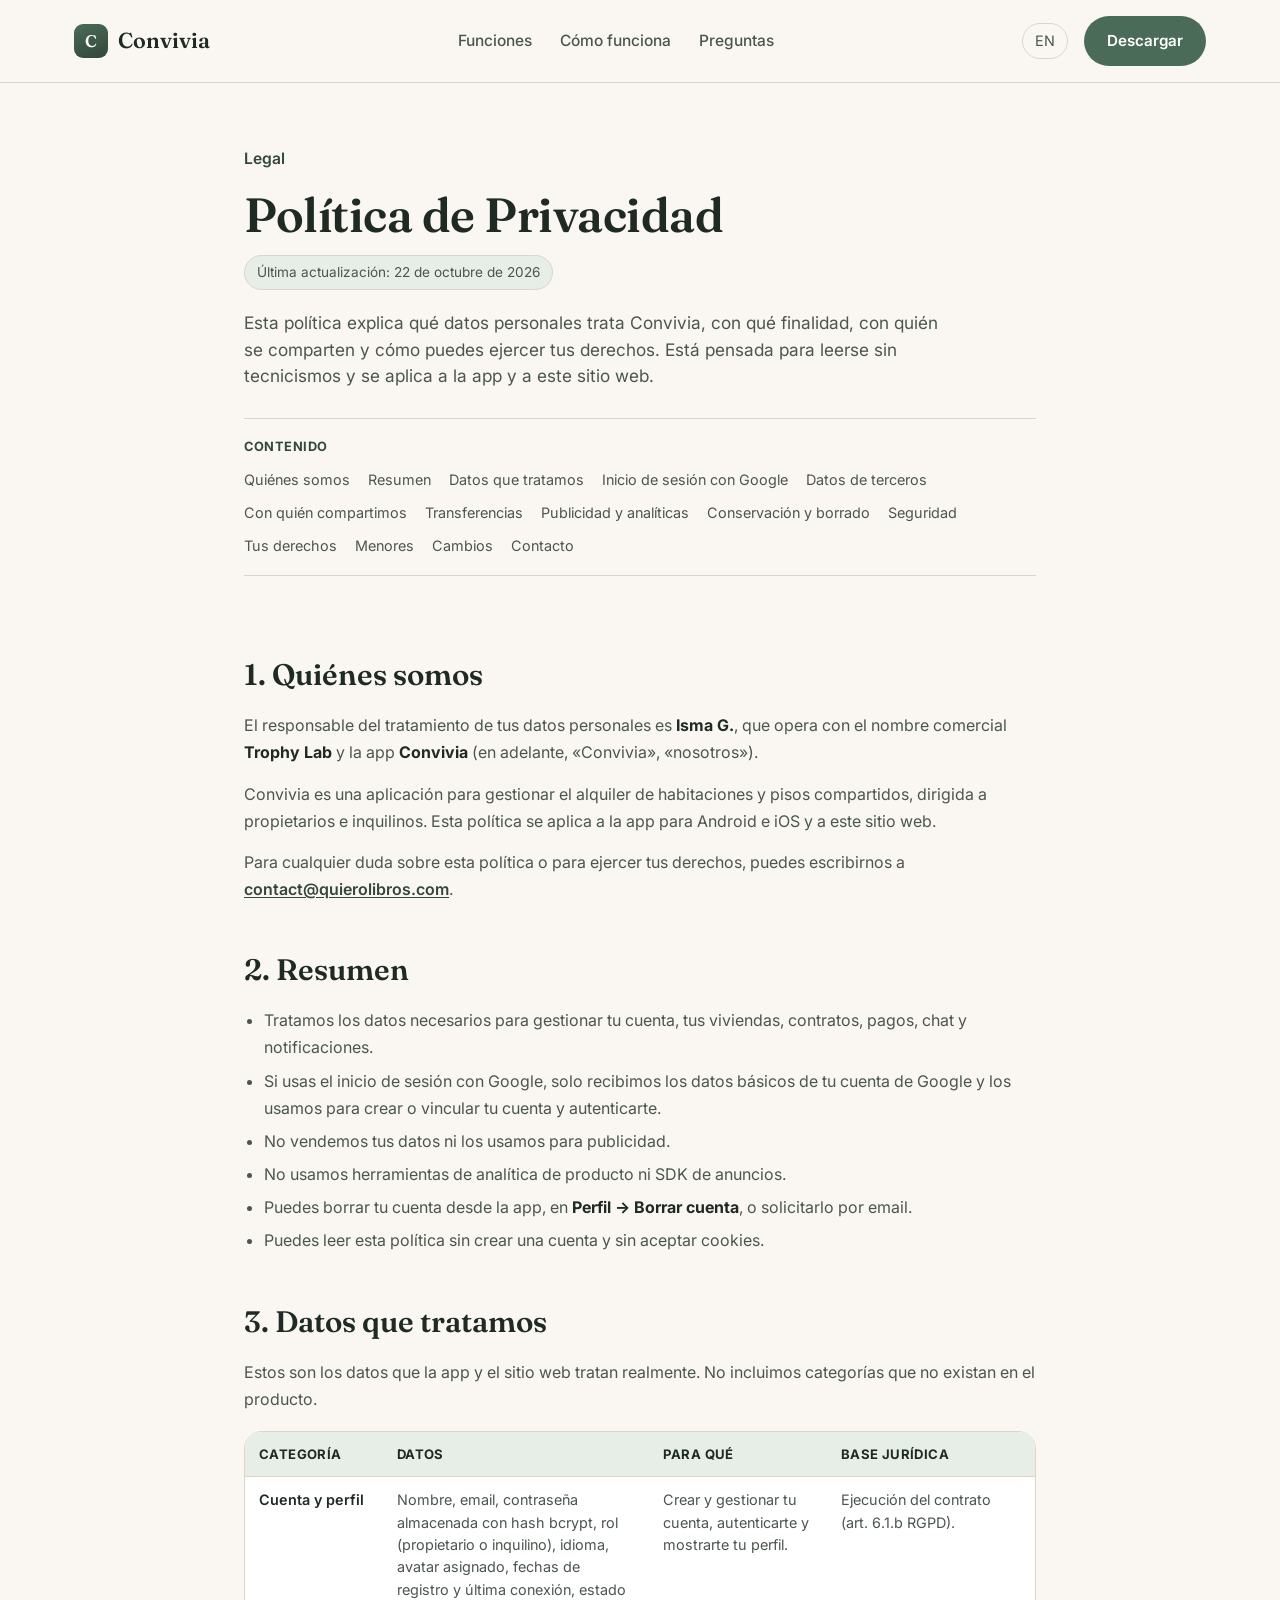
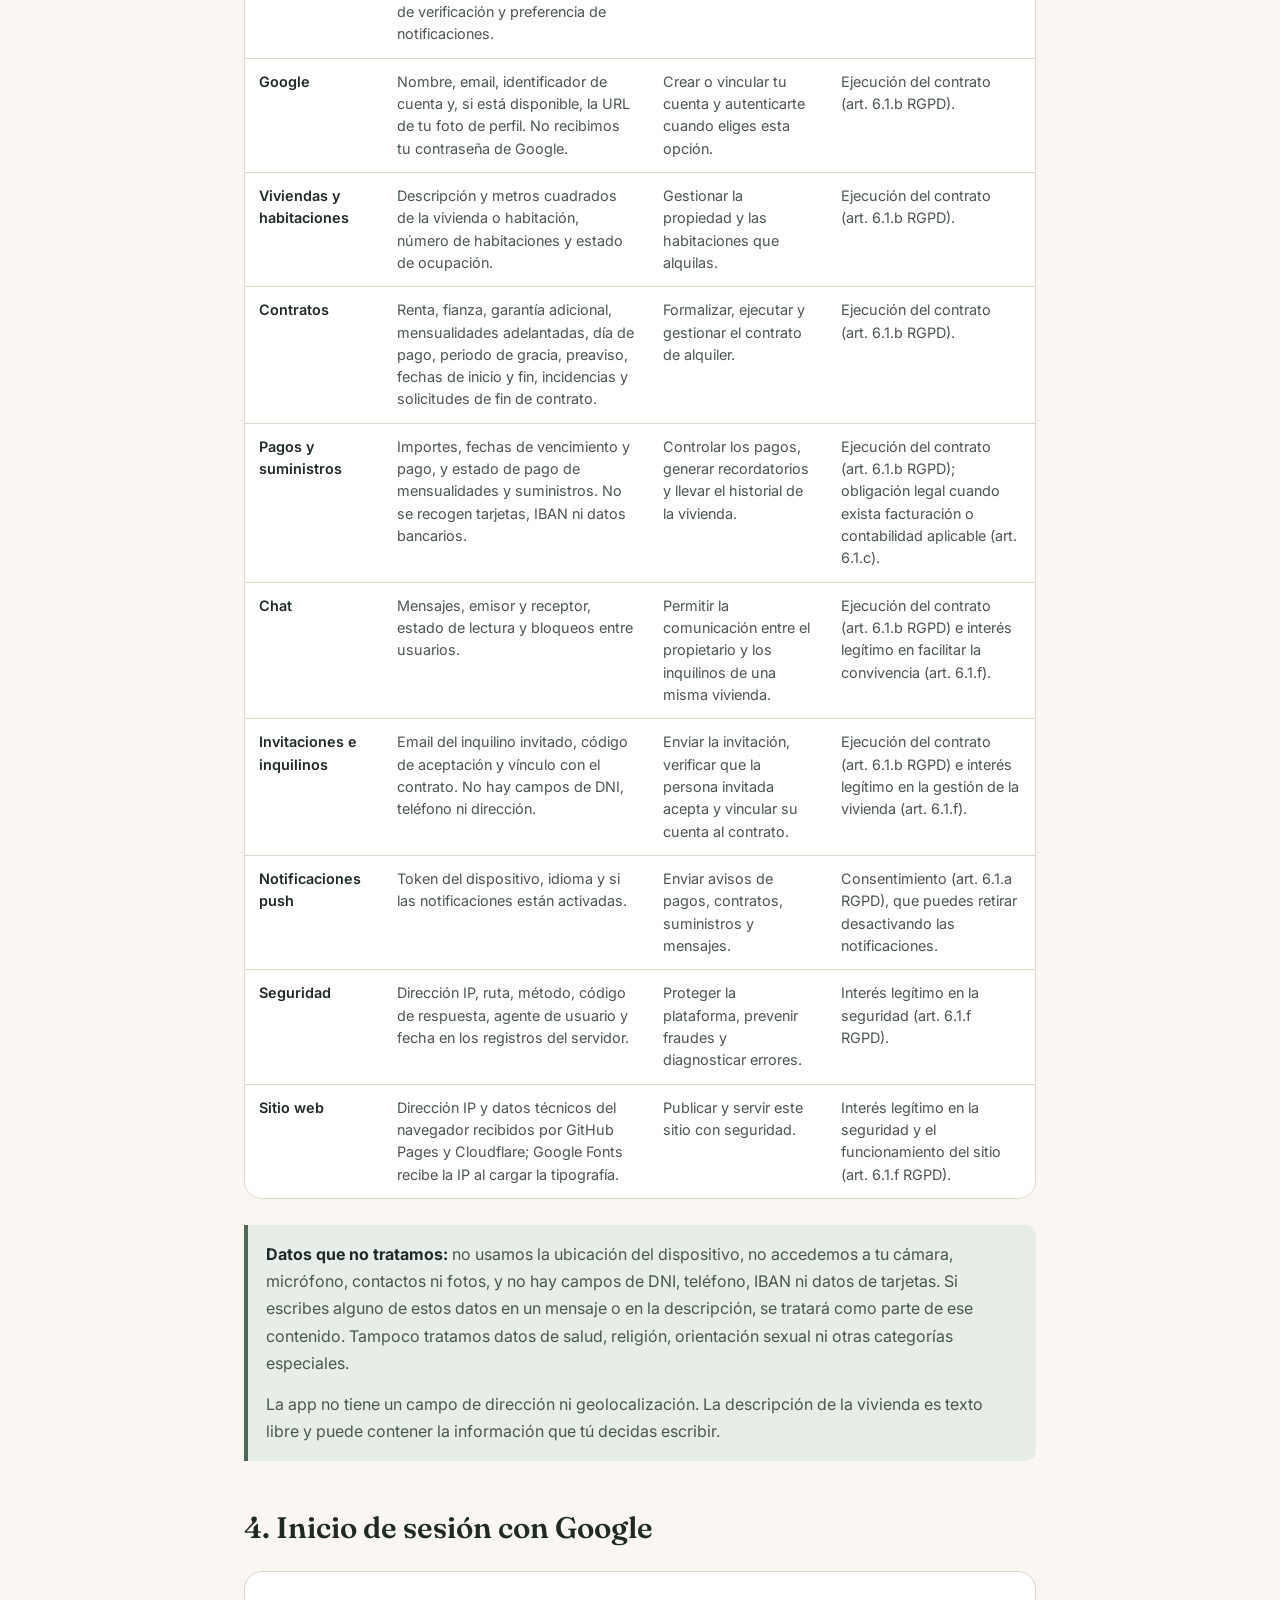
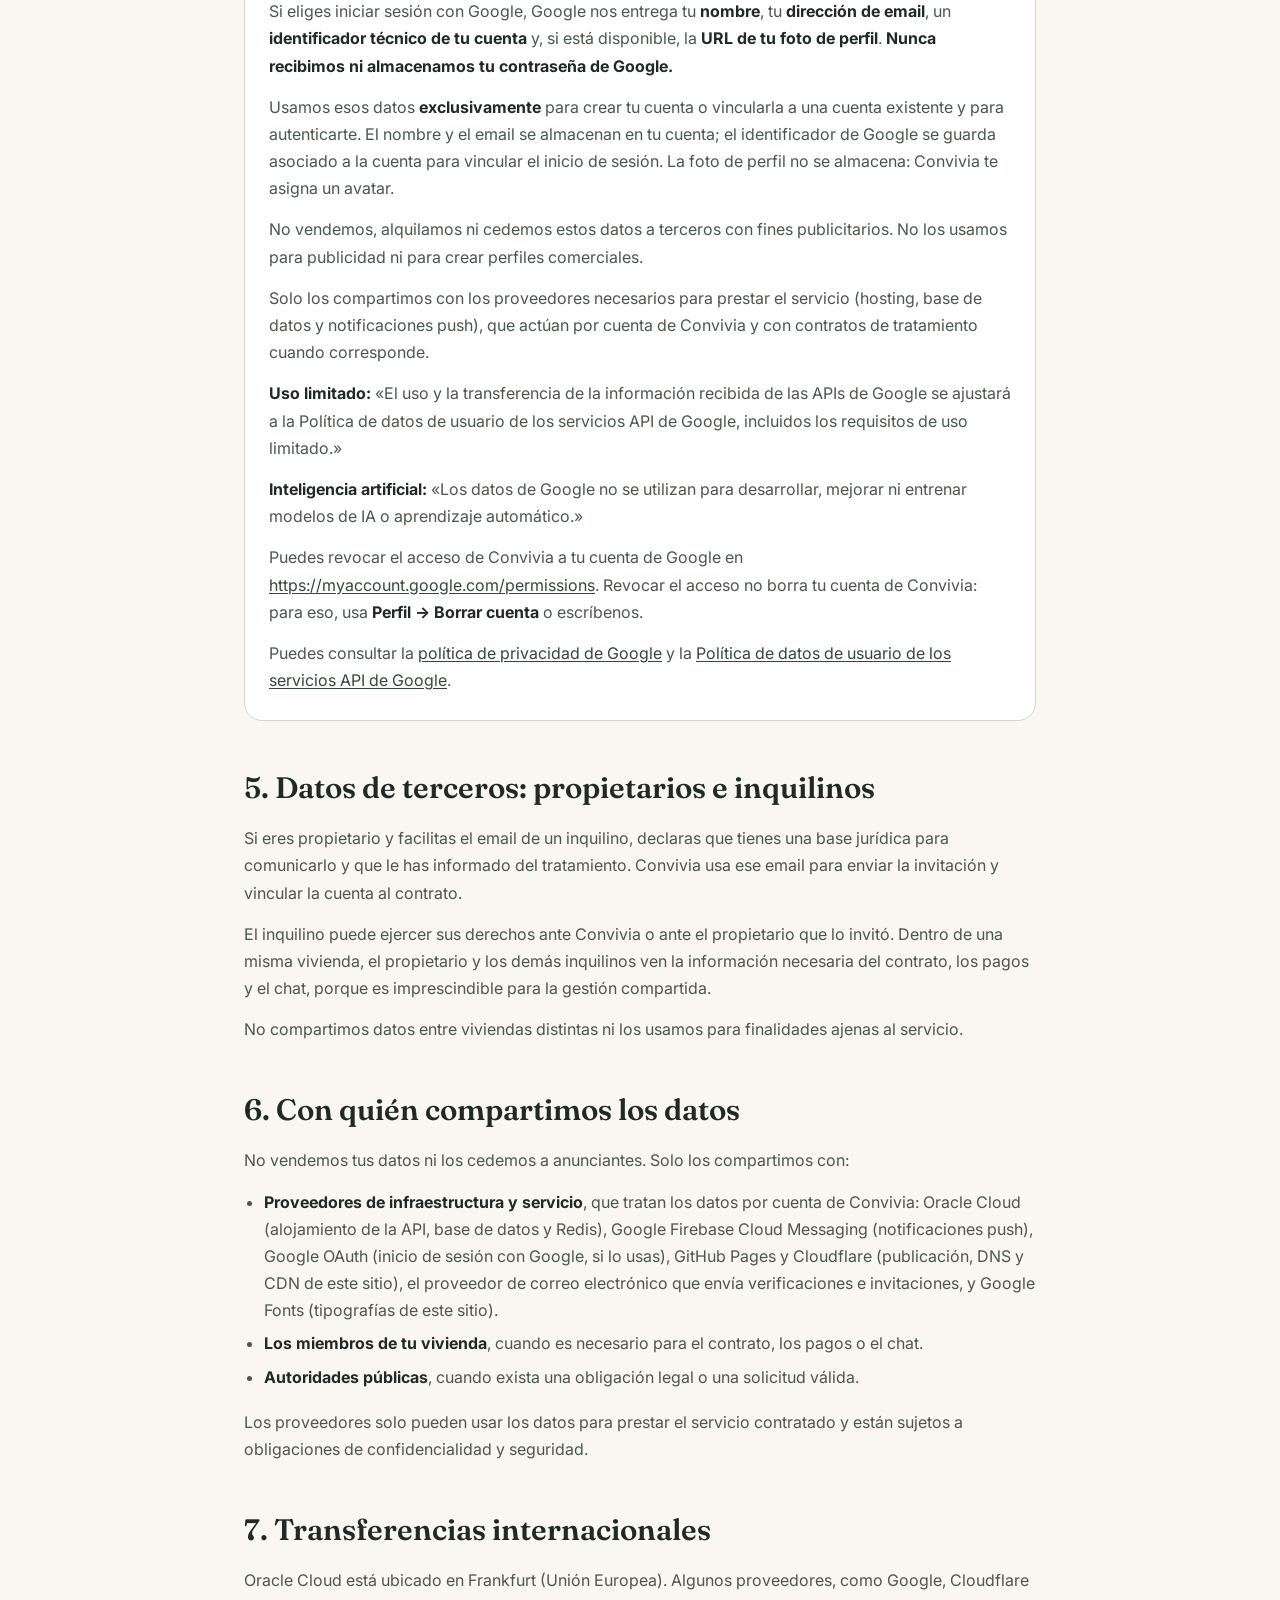
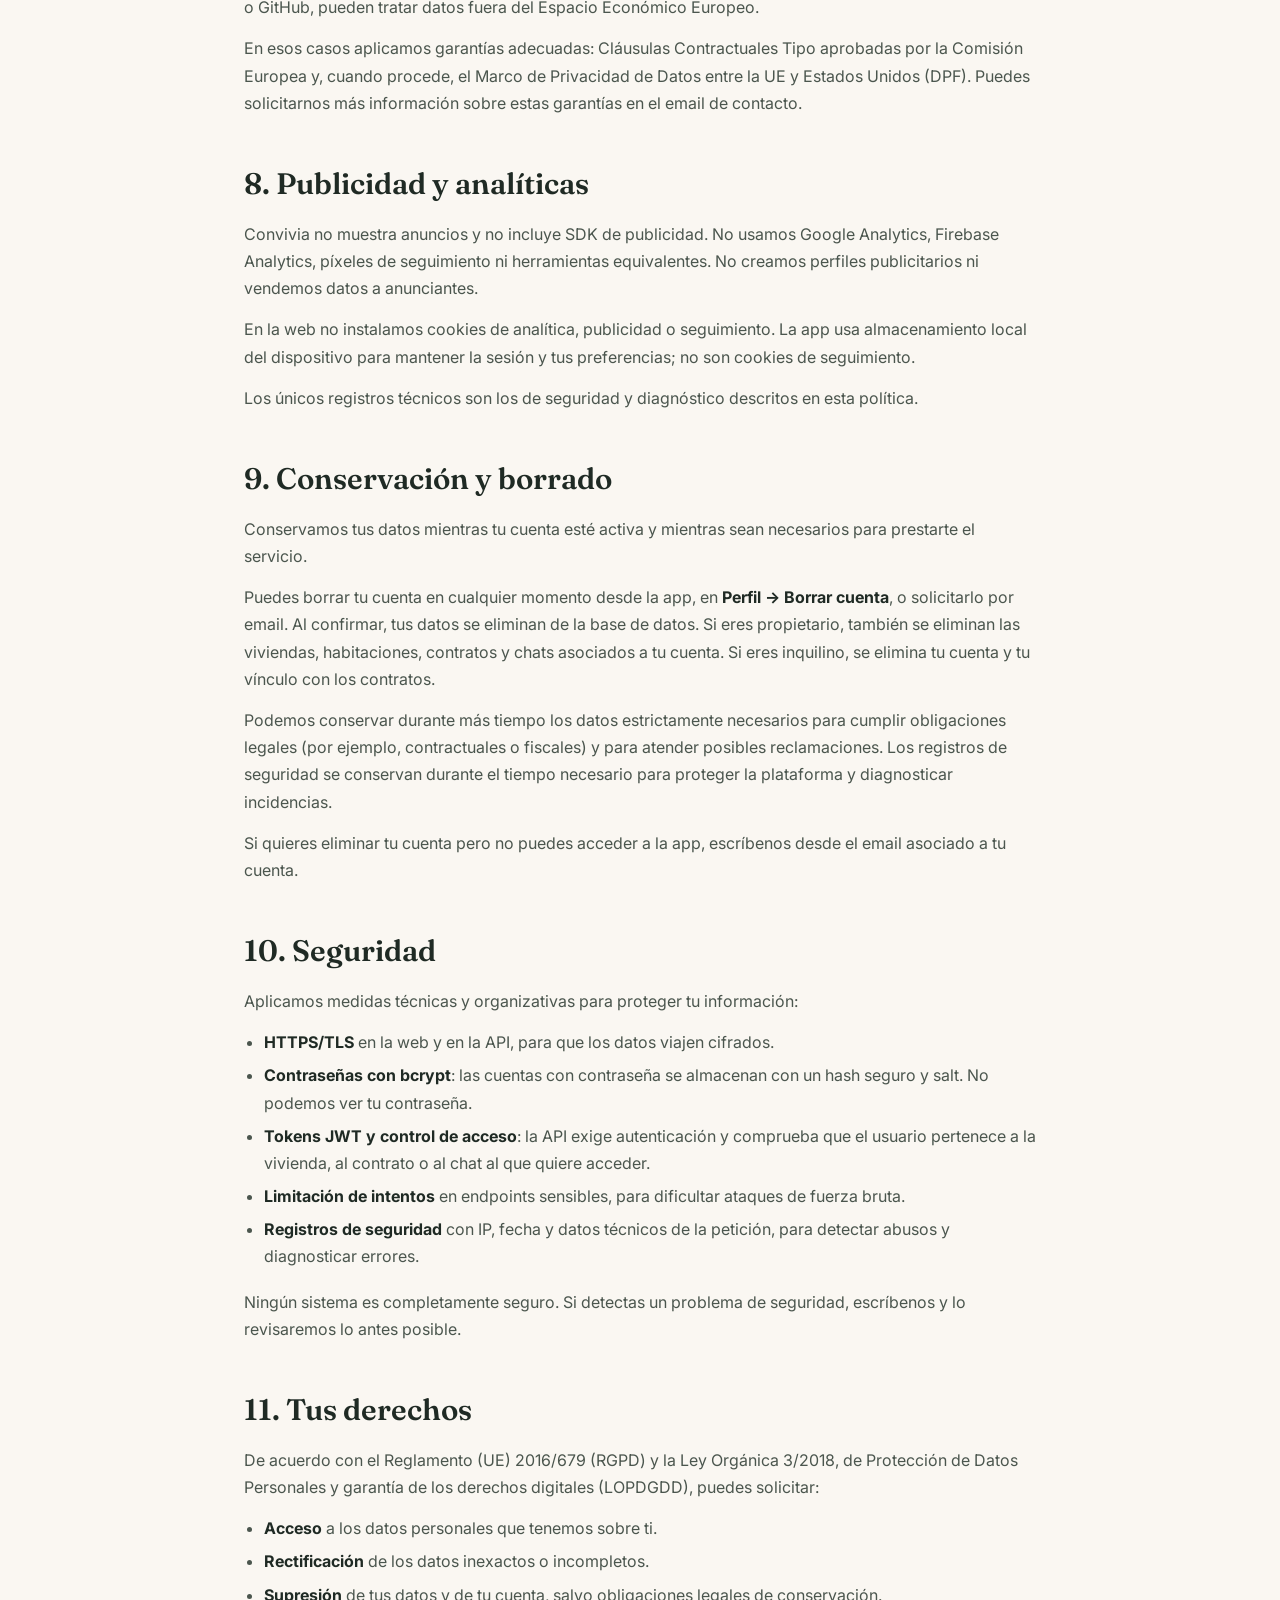
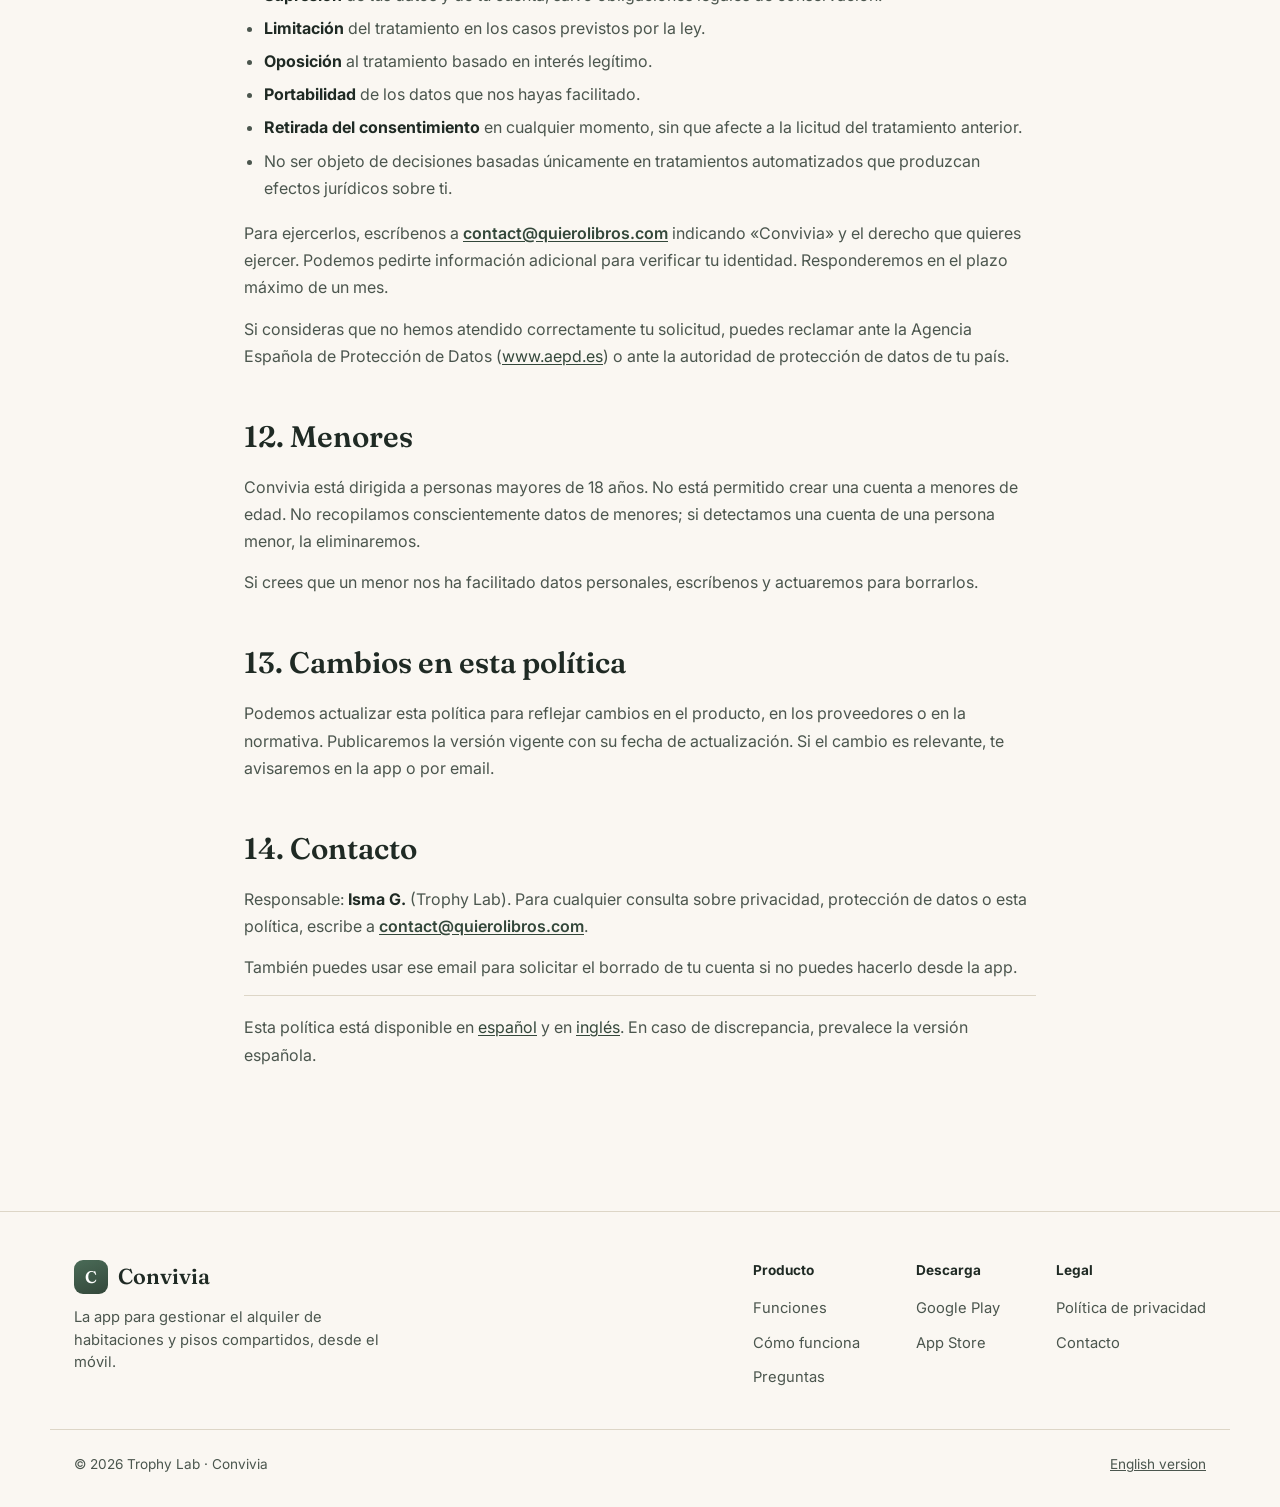
<file: privacidad.html>
<!doctype html>
<html lang="es">
<head>
<meta charset="UTF-8">
<meta name="viewport" content="width=device-width, initial-scale=1">
<title>Política de Privacidad | Convivia</title>
<meta name="description" content="Política de privacidad de Convivia: qué datos tratamos, para qué, con quién los compartimos, cuánto los conservamos y cómo ejercer tus derechos RGPD.">
<link rel="canonical" href="https://convivia.devcodelight.com/privacidad">
<link rel="alternate" hreflang="es" href="https://convivia.devcodelight.com/privacidad">
<link rel="alternate" hreflang="en" href="https://convivia.devcodelight.com/en/privacidad">
<link rel="alternate" hreflang="x-default" href="https://convivia.devcodelight.com/privacidad">
<meta name="robots" content="index, follow">
<meta name="theme-color" content="#FAF7F2">

<!-- Open Graph -->
<meta property="og:type" content="article">
<meta property="og:site_name" content="Convivia">
<meta property="og:locale" content="es_ES">
<meta property="og:locale:alternate" content="en_US">
<meta property="og:title" content="Política de Privacidad | Convivia">
<meta property="og:description" content="Qué datos trata Convivia, para qué, con quién los comparte y cómo ejercer tus derechos RGPD.">
<meta property="og:url" content="https://convivia.devcodelight.com/privacidad">

<link rel="icon" href="data:image/svg+xml,%3Csvg xmlns='http://www.w3.org/2000/svg' viewBox='0 0 34 34'%3E%3Crect width='34' height='34' rx='9' fill='%234A6B57'/%3E%3Ctext x='17' y='23' font-family='Georgia,serif' font-size='17' fill='white' text-anchor='middle'%3EC%3C/text%3E%3C/svg%3E">

<link rel="preconnect" href="https://fonts.googleapis.com">
<link rel="preconnect" href="https://fonts.gstatic.com" crossorigin>
<link href="https://fonts.googleapis.com/css2?family=Fraunces:opsz,wght@9..144,500;9..144,600&amp;family=Inter:wght@400;500;600;700&amp;display=swap" rel="stylesheet">
<link rel="stylesheet" href="assets/style.css">

<script type="application/ld+json">
{
  "@context": "https://schema.org",
  "@type": "WebPage",
  "name": "Política de Privacidad | Convivia",
  "description": "Política de privacidad de Convivia: qué datos tratamos, para qué, con quién los compartimos, cuánto los conservamos y cómo ejercer tus derechos RGPD.",
  "url": "https://convivia.devcodelight.com/privacidad",
  "inLanguage": "es",
  "isPartOf": {
    "@type": "WebSite",
    "name": "Convivia",
    "url": "https://convivia.devcodelight.com/"
  }
}
</script>
</head>
<body>
<a class="skip-link" href="#main">Saltar al contenido</a>

<header class="site">
  <div class="wrap nav">
    <a class="brand" href="/">
      <span class="brand-mark" aria-hidden="true">C</span>
      Convivia
    </a>
    <button class="nav-toggle" aria-label="Abrir menú" aria-expanded="false">
      <svg width="20" height="20" viewBox="0 0 20 20" fill="none"><path d="M3 5h14M3 10h14M3 15h14" stroke="currentColor" stroke-width="1.6" stroke-linecap="round"/></svg>
    </button>
    <ul class="nav-links">
      <li><a href="/#funciones">Funciones</a></li>
      <li><a href="/#como-funciona">Cómo funciona</a></li>
      <li><a href="/#preguntas">Preguntas</a></li>
    </ul>
    <div class="nav-right">
      <a class="lang-switch" href="/en/privacidad" hreflang="en">EN</a>
      <a class="btn btn-primary" href="https://play.google.com/store/apps/details?id=com.convivia" rel="noopener">Descargar</a>
    </div>
  </div>
</header>

<main id="main">
  <section class="legal-hero">
    <div class="wrap legal-wrap">
      <p class="eyebrow-plain">Legal</p>
      <h1>Política de Privacidad</h1>
      <p class="legal-updated">Última actualización: 22 de octubre de 2026</p>
      <p class="legal-lead">Esta política explica qué datos personales trata Convivia, con qué finalidad, con quién se comparten y cómo puedes ejercer tus derechos. Está pensada para leerse sin tecnicismos y se aplica a la app y a este sitio web.</p>

      <nav class="legal-toc" aria-label="Contenido de la política">
        <p>Contenido</p>
        <ul>
          <li><a href="#quienes-somos">Quiénes somos</a></li>
          <li><a href="#resumen">Resumen</a></li>
          <li><a href="#datos">Datos que tratamos</a></li>
          <li><a href="#google">Inicio de sesión con Google</a></li>
          <li><a href="#terceros">Datos de terceros</a></li>
          <li><a href="#compartir">Con quién compartimos</a></li>
          <li><a href="#transferencias">Transferencias</a></li>
          <li><a href="#publicidad">Publicidad y analíticas</a></li>
          <li><a href="#conservacion">Conservación y borrado</a></li>
          <li><a href="#seguridad">Seguridad</a></li>
          <li><a href="#derechos">Tus derechos</a></li>
          <li><a href="#menores">Menores</a></li>
          <li><a href="#cambios">Cambios</a></li>
          <li><a href="#contacto">Contacto</a></li>
        </ul>
      </nav>
    </div>
  </section>

  <section class="legal-body">
    <div class="wrap legal-wrap">
      <article class="legal">

        <h2 id="quienes-somos">1. Quiénes somos</h2>
        <p>El responsable del tratamiento de tus datos personales es <strong>Isma G.</strong>, que opera con el nombre comercial <strong>Trophy Lab</strong> y la app <strong>Convivia</strong> (en adelante, «Convivia», «nosotros»).</p>
        <p>Convivia es una aplicación para gestionar el alquiler de habitaciones y pisos compartidos, dirigida a propietarios e inquilinos. Esta política se aplica a la app para Android e iOS y a este sitio web.</p>
        <p>Para cualquier duda sobre esta política o para ejercer tus derechos, puedes escribirnos a <span class="legal-email" id="legal-email">contact [arroba] quierolibros [punto] com</span>.</p>

        <h2 id="resumen">2. Resumen</h2>
        <ul>
          <li>Tratamos los datos necesarios para gestionar tu cuenta, tus viviendas, contratos, pagos, chat y notificaciones.</li>
          <li>Si usas el inicio de sesión con Google, solo recibimos los datos básicos de tu cuenta de Google y los usamos para crear o vincular tu cuenta y autenticarte.</li>
          <li>No vendemos tus datos ni los usamos para publicidad.</li>
          <li>No usamos herramientas de analítica de producto ni SDK de anuncios.</li>
          <li>Puedes borrar tu cuenta desde la app, en <strong>Perfil → Borrar cuenta</strong>, o solicitarlo por email.</li>
          <li>Puedes leer esta política sin crear una cuenta y sin aceptar cookies.</li>
        </ul>

        <h2 id="datos">3. Datos que tratamos</h2>
        <p>Estos son los datos que la app y el sitio web tratan realmente. No incluimos categorías que no existan en el producto.</p>

        <div class="legal-table-wrap">
          <table class="legal-table">
            <thead>
              <tr>
                <th scope="col">Categoría</th>
                <th scope="col">Datos</th>
                <th scope="col">Para qué</th>
                <th scope="col">Base jurídica</th>
              </tr>
            </thead>
            <tbody>
              <tr>
                <td>Cuenta y perfil</td>
                <td>Nombre, email, contraseña almacenada con hash bcrypt, rol (propietario o inquilino), idioma, avatar asignado, fechas de registro y última conexión, estado de verificación y preferencia de notificaciones.</td>
                <td>Crear y gestionar tu cuenta, autenticarte y mostrarte tu perfil.</td>
                <td>Ejecución del contrato (art. 6.1.b RGPD).</td>
              </tr>
              <tr>
                <td>Google</td>
                <td>Nombre, email, identificador de cuenta y, si está disponible, la URL de tu foto de perfil. No recibimos tu contraseña de Google.</td>
                <td>Crear o vincular tu cuenta y autenticarte cuando eliges esta opción.</td>
                <td>Ejecución del contrato (art. 6.1.b RGPD).</td>
              </tr>
              <tr>
                <td>Viviendas y habitaciones</td>
                <td>Descripción y metros cuadrados de la vivienda o habitación, número de habitaciones y estado de ocupación.</td>
                <td>Gestionar la propiedad y las habitaciones que alquilas.</td>
                <td>Ejecución del contrato (art. 6.1.b RGPD).</td>
              </tr>
              <tr>
                <td>Contratos</td>
                <td>Renta, fianza, garantía adicional, mensualidades adelantadas, día de pago, periodo de gracia, preaviso, fechas de inicio y fin, incidencias y solicitudes de fin de contrato.</td>
                <td>Formalizar, ejecutar y gestionar el contrato de alquiler.</td>
                <td>Ejecución del contrato (art. 6.1.b RGPD).</td>
              </tr>
              <tr>
                <td>Pagos y suministros</td>
                <td>Importes, fechas de vencimiento y pago, y estado de pago de mensualidades y suministros. No se recogen tarjetas, IBAN ni datos bancarios.</td>
                <td>Controlar los pagos, generar recordatorios y llevar el historial de la vivienda.</td>
                <td>Ejecución del contrato (art. 6.1.b RGPD); obligación legal cuando exista facturación o contabilidad aplicable (art. 6.1.c).</td>
              </tr>
              <tr>
                <td>Chat</td>
                <td>Mensajes, emisor y receptor, estado de lectura y bloqueos entre usuarios.</td>
                <td>Permitir la comunicación entre el propietario y los inquilinos de una misma vivienda.</td>
                <td>Ejecución del contrato (art. 6.1.b RGPD) e interés legítimo en facilitar la convivencia (art. 6.1.f).</td>
              </tr>
              <tr>
                <td>Invitaciones e inquilinos</td>
                <td>Email del inquilino invitado, código de aceptación y vínculo con el contrato. No hay campos de DNI, teléfono ni dirección.</td>
                <td>Enviar la invitación, verificar que la persona invitada acepta y vincular su cuenta al contrato.</td>
                <td>Ejecución del contrato (art. 6.1.b RGPD) e interés legítimo en la gestión de la vivienda (art. 6.1.f).</td>
              </tr>
              <tr>
                <td>Notificaciones push</td>
                <td>Token del dispositivo, idioma y si las notificaciones están activadas.</td>
                <td>Enviar avisos de pagos, contratos, suministros y mensajes.</td>
                <td>Consentimiento (art. 6.1.a RGPD), que puedes retirar desactivando las notificaciones.</td>
              </tr>
              <tr>
                <td>Seguridad</td>
                <td>Dirección IP, ruta, método, código de respuesta, agente de usuario y fecha en los registros del servidor.</td>
                <td>Proteger la plataforma, prevenir fraudes y diagnosticar errores.</td>
                <td>Interés legítimo en la seguridad (art. 6.1.f RGPD).</td>
              </tr>
              <tr>
                <td>Sitio web</td>
                <td>Dirección IP y datos técnicos del navegador recibidos por GitHub Pages y Cloudflare; Google Fonts recibe la IP al cargar la tipografía.</td>
                <td>Publicar y servir este sitio con seguridad.</td>
                <td>Interés legítimo en la seguridad y el funcionamiento del sitio (art. 6.1.f RGPD).</td>
              </tr>
            </tbody>
          </table>
        </div>

        <div class="legal-note">
          <p><strong>Datos que no tratamos:</strong> no usamos la ubicación del dispositivo, no accedemos a tu cámara, micrófono, contactos ni fotos, y no hay campos de DNI, teléfono, IBAN ni datos de tarjetas. Si escribes alguno de estos datos en un mensaje o en la descripción, se tratará como parte de ese contenido. Tampoco tratamos datos de salud, religión, orientación sexual ni otras categorías especiales.</p>
          <p>La app no tiene un campo de dirección ni geolocalización. La descripción de la vivienda es texto libre y puede contener la información que tú decidas escribir.</p>
        </div>

        <h2 id="google">4. Inicio de sesión con Google</h2>
        <div class="legal-google">
          <p>Si eliges iniciar sesión con Google, Google nos entrega tu <strong>nombre</strong>, tu <strong>dirección de email</strong>, un <strong>identificador técnico de tu cuenta</strong> y, si está disponible, la <strong>URL de tu foto de perfil</strong>. <strong>Nunca recibimos ni almacenamos tu contraseña de Google.</strong></p>
          <p>Usamos esos datos <strong>exclusivamente</strong> para crear tu cuenta o vincularla a una cuenta existente y para autenticarte. El nombre y el email se almacenan en tu cuenta; el identificador de Google se guarda asociado a la cuenta para vincular el inicio de sesión. La foto de perfil no se almacena: Convivia te asigna un avatar.</p>
          <p>No vendemos, alquilamos ni cedemos estos datos a terceros con fines publicitarios. No los usamos para publicidad ni para crear perfiles comerciales.</p>
          <p>Solo los compartimos con los proveedores necesarios para prestar el servicio (hosting, base de datos y notificaciones push), que actúan por cuenta de Convivia y con contratos de tratamiento cuando corresponde.</p>
          <p><strong>Uso limitado:</strong> «El uso y la transferencia de la información recibida de las APIs de Google se ajustará a la Política de datos de usuario de los servicios API de Google, incluidos los requisitos de uso limitado.»</p>
          <p><strong>Inteligencia artificial:</strong> «Los datos de Google no se utilizan para desarrollar, mejorar ni entrenar modelos de IA o aprendizaje automático.»</p>
          <p>Puedes revocar el acceso de Convivia a tu cuenta de Google en <a href="https://myaccount.google.com/permissions" rel="noopener">https://myaccount.google.com/permissions</a>. Revocar el acceso no borra tu cuenta de Convivia: para eso, usa <strong>Perfil → Borrar cuenta</strong> o escríbenos.</p>
          <p>Puedes consultar la <a href="https://policies.google.com/privacy" rel="noopener">política de privacidad de Google</a> y la <a href="https://developers.google.com/terms/api-services-user-data-policy" rel="noopener">Política de datos de usuario de los servicios API de Google</a>.</p>
        </div>

        <h2 id="terceros">5. Datos de terceros: propietarios e inquilinos</h2>
        <p>Si eres propietario y facilitas el email de un inquilino, declaras que tienes una base jurídica para comunicarlo y que le has informado del tratamiento. Convivia usa ese email para enviar la invitación y vincular la cuenta al contrato.</p>
        <p>El inquilino puede ejercer sus derechos ante Convivia o ante el propietario que lo invitó. Dentro de una misma vivienda, el propietario y los demás inquilinos ven la información necesaria del contrato, los pagos y el chat, porque es imprescindible para la gestión compartida.</p>
        <p>No compartimos datos entre viviendas distintas ni los usamos para finalidades ajenas al servicio.</p>

        <h2 id="compartir">6. Con quién compartimos los datos</h2>
        <p>No vendemos tus datos ni los cedemos a anunciantes. Solo los compartimos con:</p>
        <ul>
          <li><strong>Proveedores de infraestructura y servicio</strong>, que tratan los datos por cuenta de Convivia: Oracle Cloud (alojamiento de la API, base de datos y Redis), Google Firebase Cloud Messaging (notificaciones push), Google OAuth (inicio de sesión con Google, si lo usas), GitHub Pages y Cloudflare (publicación, DNS y CDN de este sitio), el proveedor de correo electrónico que envía verificaciones e invitaciones, y Google Fonts (tipografías de este sitio).</li>
          <li><strong>Los miembros de tu vivienda</strong>, cuando es necesario para el contrato, los pagos o el chat.</li>
          <li><strong>Autoridades públicas</strong>, cuando exista una obligación legal o una solicitud válida.</li>
        </ul>
        <p>Los proveedores solo pueden usar los datos para prestar el servicio contratado y están sujetos a obligaciones de confidencialidad y seguridad.</p>

        <h2 id="transferencias">7. Transferencias internacionales</h2>
        <p>Oracle Cloud está ubicado en Frankfurt (Unión Europea). Algunos proveedores, como Google, Cloudflare o GitHub, pueden tratar datos fuera del Espacio Económico Europeo.</p>
        <p>En esos casos aplicamos garantías adecuadas: Cláusulas Contractuales Tipo aprobadas por la Comisión Europea y, cuando procede, el Marco de Privacidad de Datos entre la UE y Estados Unidos (DPF). Puedes solicitarnos más información sobre estas garantías en el email de contacto.</p>

        <h2 id="publicidad">8. Publicidad y analíticas</h2>
        <p>Convivia no muestra anuncios y no incluye SDK de publicidad. No usamos Google Analytics, Firebase Analytics, píxeles de seguimiento ni herramientas equivalentes. No creamos perfiles publicitarios ni vendemos datos a anunciantes.</p>
        <p>En la web no instalamos cookies de analítica, publicidad o seguimiento. La app usa almacenamiento local del dispositivo para mantener la sesión y tus preferencias; no son cookies de seguimiento.</p>
        <p>Los únicos registros técnicos son los de seguridad y diagnóstico descritos en esta política.</p>

        <h2 id="conservacion">9. Conservación y borrado</h2>
        <p>Conservamos tus datos mientras tu cuenta esté activa y mientras sean necesarios para prestarte el servicio.</p>
        <p>Puedes borrar tu cuenta en cualquier momento desde la app, en <strong>Perfil → Borrar cuenta</strong>, o solicitarlo por email. Al confirmar, tus datos se eliminan de la base de datos. Si eres propietario, también se eliminan las viviendas, habitaciones, contratos y chats asociados a tu cuenta. Si eres inquilino, se elimina tu cuenta y tu vínculo con los contratos.</p>
        <p>Podemos conservar durante más tiempo los datos estrictamente necesarios para cumplir obligaciones legales (por ejemplo, contractuales o fiscales) y para atender posibles reclamaciones. Los registros de seguridad se conservan durante el tiempo necesario para proteger la plataforma y diagnosticar incidencias.</p>
        <p>Si quieres eliminar tu cuenta pero no puedes acceder a la app, escríbenos desde el email asociado a tu cuenta.</p>

        <h2 id="seguridad">10. Seguridad</h2>
        <p>Aplicamos medidas técnicas y organizativas para proteger tu información:</p>
        <ul>
          <li><strong>HTTPS/TLS</strong> en la web y en la API, para que los datos viajen cifrados.</li>
          <li><strong>Contraseñas con bcrypt</strong>: las cuentas con contraseña se almacenan con un hash seguro y salt. No podemos ver tu contraseña.</li>
          <li><strong>Tokens JWT y control de acceso</strong>: la API exige autenticación y comprueba que el usuario pertenece a la vivienda, al contrato o al chat al que quiere acceder.</li>
          <li><strong>Limitación de intentos</strong> en endpoints sensibles, para dificultar ataques de fuerza bruta.</li>
          <li><strong>Registros de seguridad</strong> con IP, fecha y datos técnicos de la petición, para detectar abusos y diagnosticar errores.</li>
        </ul>
        <p>Ningún sistema es completamente seguro. Si detectas un problema de seguridad, escríbenos y lo revisaremos lo antes posible.</p>

        <h2 id="derechos">11. Tus derechos</h2>
        <p>De acuerdo con el Reglamento (UE) 2016/679 (RGPD) y la Ley Orgánica 3/2018, de Protección de Datos Personales y garantía de los derechos digitales (LOPDGDD), puedes solicitar:</p>
        <ul>
          <li><strong>Acceso</strong> a los datos personales que tenemos sobre ti.</li>
          <li><strong>Rectificación</strong> de los datos inexactos o incompletos.</li>
          <li><strong>Supresión</strong> de tus datos y de tu cuenta, salvo obligaciones legales de conservación.</li>
          <li><strong>Limitación</strong> del tratamiento en los casos previstos por la ley.</li>
          <li><strong>Oposición</strong> al tratamiento basado en interés legítimo.</li>
          <li><strong>Portabilidad</strong> de los datos que nos hayas facilitado.</li>
          <li><strong>Retirada del consentimiento</strong> en cualquier momento, sin que afecte a la licitud del tratamiento anterior.</li>
          <li>No ser objeto de decisiones basadas únicamente en tratamientos automatizados que produzcan efectos jurídicos sobre ti.</li>
        </ul>
        <p>Para ejercerlos, escríbenos a <span class="legal-email" id="legal-email-2">contact [arroba] quierolibros [punto] com</span> indicando «Convivia» y el derecho que quieres ejercer. Podemos pedirte información adicional para verificar tu identidad. Responderemos en el plazo máximo de un mes.</p>
        <p>Si consideras que no hemos atendido correctamente tu solicitud, puedes reclamar ante la Agencia Española de Protección de Datos (<a href="https://www.aepd.es" rel="noopener">www.aepd.es</a>) o ante la autoridad de protección de datos de tu país.</p>

        <h2 id="menores">12. Menores</h2>
        <p>Convivia está dirigida a personas mayores de 18 años. No está permitido crear una cuenta a menores de edad. No recopilamos conscientemente datos de menores; si detectamos una cuenta de una persona menor, la eliminaremos.</p>
        <p>Si crees que un menor nos ha facilitado datos personales, escríbenos y actuaremos para borrarlos.</p>

        <h2 id="cambios">13. Cambios en esta política</h2>
        <p>Podemos actualizar esta política para reflejar cambios en el producto, en los proveedores o en la normativa. Publicaremos la versión vigente con su fecha de actualización. Si el cambio es relevante, te avisaremos en la app o por email.</p>

        <h2 id="contacto">14. Contacto</h2>
        <p>Responsable: <strong>Isma G.</strong> (Trophy Lab). Para cualquier consulta sobre privacidad, protección de datos o esta política, escribe a <span class="legal-email" id="legal-email-3">contact [arroba] quierolibros [punto] com</span>.</p>
        <p>También puedes usar ese email para solicitar el borrado de tu cuenta si no puedes hacerlo desde la app.</p>

        <p class="legal-footer-note">Esta política está disponible en <a href="/privacidad" hreflang="es">español</a> y en <a href="/en/privacidad" hreflang="en">inglés</a>. En caso de discrepancia, prevalece la versión española.</p>
      </article>
    </div>
  </section>
</main>

<footer class="site">
  <div class="wrap footer-grid">
    <div class="footer-brand">
      <a class="brand" href="/"><span class="brand-mark" aria-hidden="true">C</span>Convivia</a>
      <p>La app para gestionar el alquiler de habitaciones y pisos compartidos, desde el móvil.</p>
    </div>
    <div class="footer-cols">
      <div class="footer-col">
        <h5>Producto</h5>
        <ul>
          <li><a href="/#funciones">Funciones</a></li>
          <li><a href="/#como-funciona">Cómo funciona</a></li>
          <li><a href="/#preguntas">Preguntas</a></li>
        </ul>
      </div>
      <div class="footer-col">
        <h5>Descarga</h5>
        <ul>
          <li><a href="https://play.google.com/store/apps/details?id=com.convivia" rel="noopener">Google Play</a></li>
          <li><a href="https://apps.apple.com/es/app/convivia-gesti%C3%B3n-habitaciones/id6802626827" rel="noopener">App Store</a></li>
        </ul>
      </div>
      <div class="footer-col">
        <h5>Legal</h5>
        <ul>
          <li><a href="/privacidad">Política de privacidad</a></li>
          <li><a href="#contacto">Contacto</a></li>
        </ul>
      </div>
    </div>
  </div>
  <div class="wrap footer-bottom">
    <span>© 2026 Trophy Lab · Convivia</span>
    <span><a href="/en/privacidad" hreflang="en">English version</a></span>
  </div>
</footer>

<script>
(function () {
  var user = "contact";
  var domain = "quierolibros.com";
  var targets = document.querySelectorAll(".legal-email");
  for (var i = 0; i < targets.length; i++) {
    targets[i].textContent = "";
    var link = document.createElement("a");
    link.href = "mailto:" + user + "@" + domain;
    link.textContent = user + "@" + domain;
    targets[i].appendChild(link);
  }
})();
</script>
<script src="assets/main.js"></script>
</body>
</html>
</file>
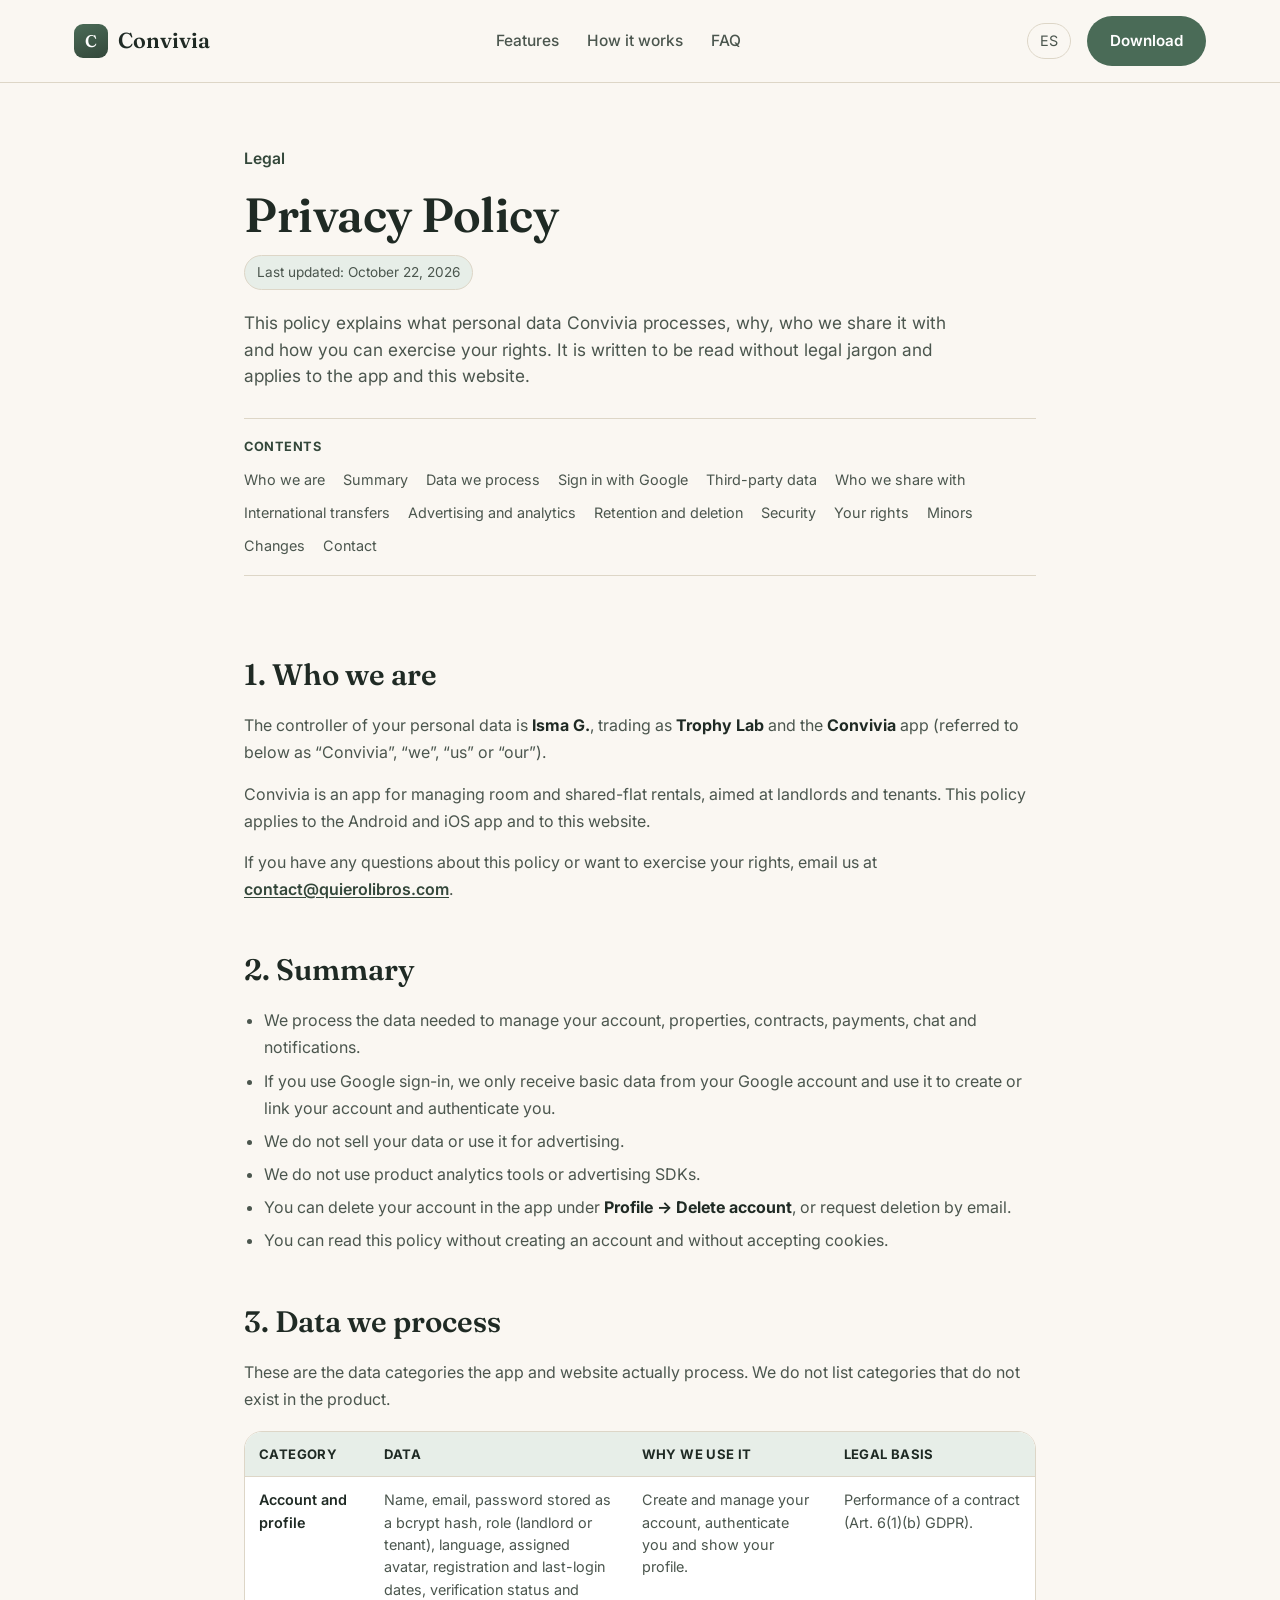
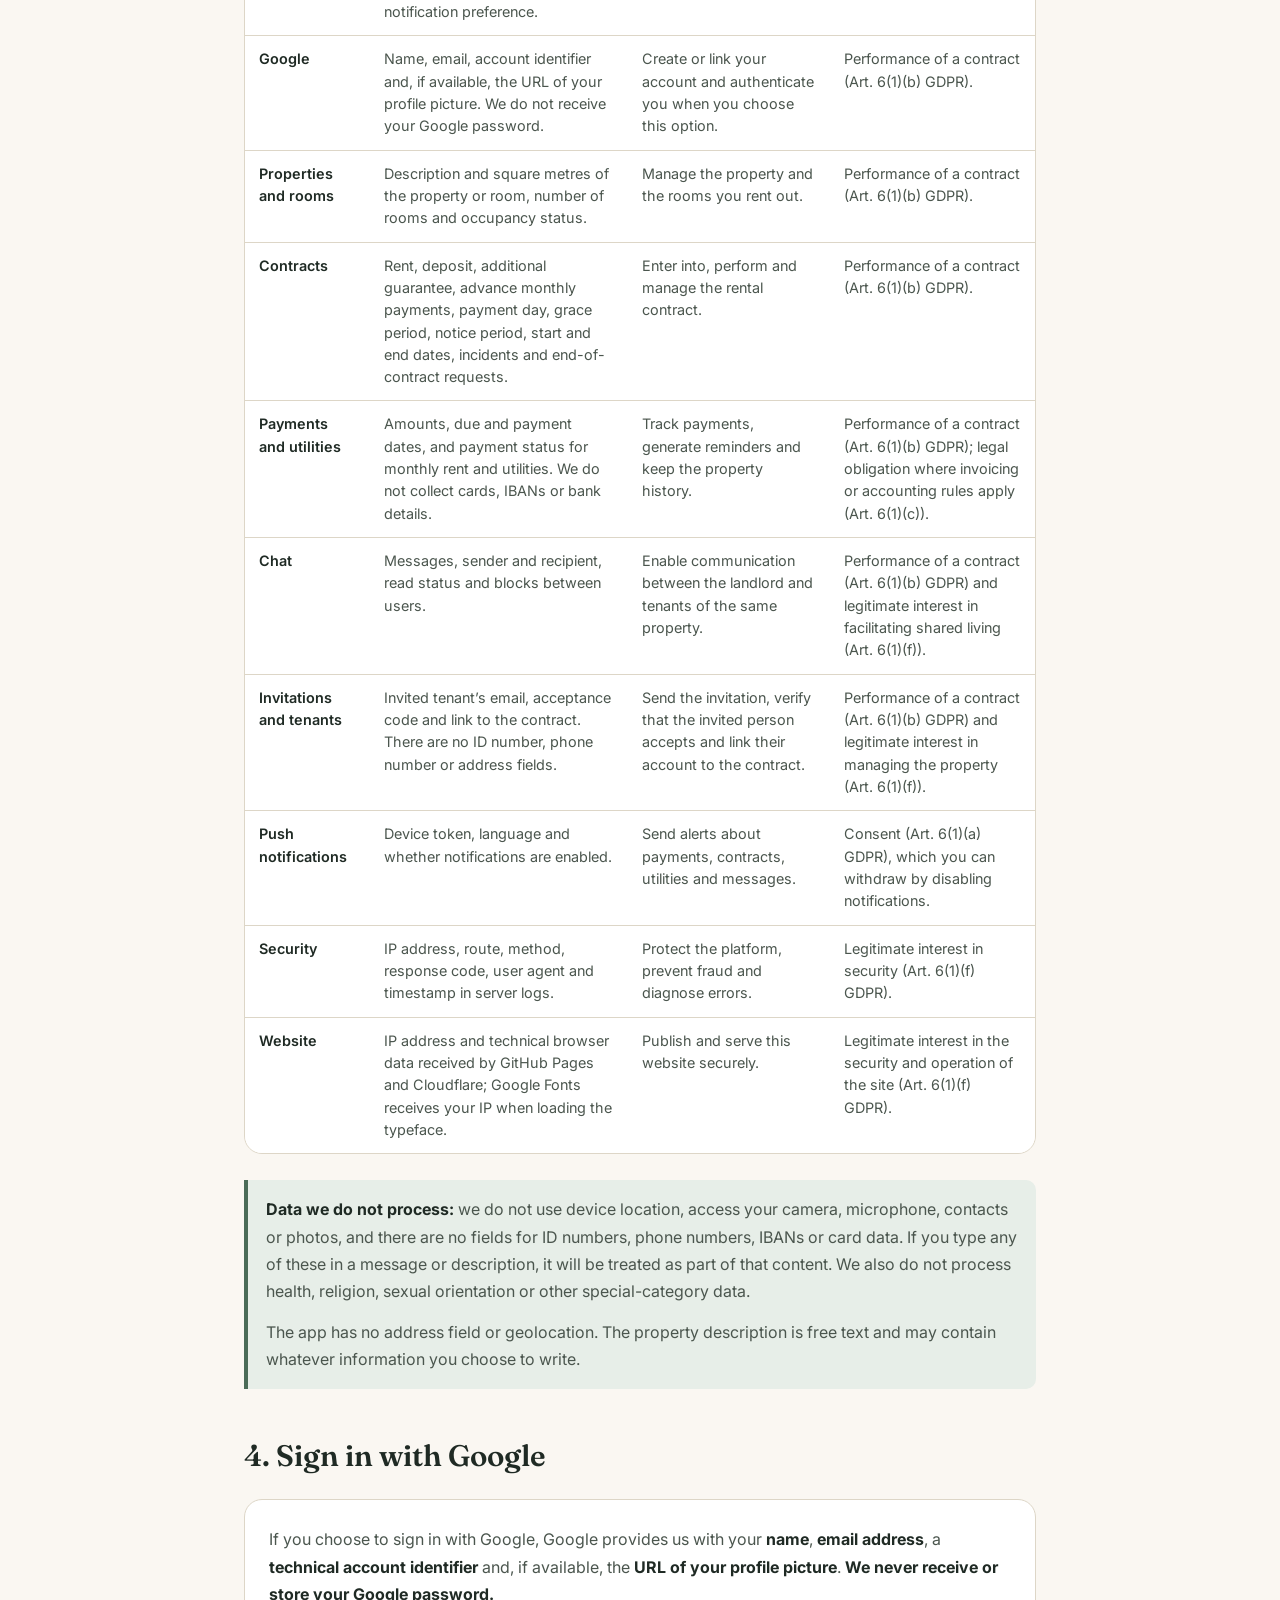
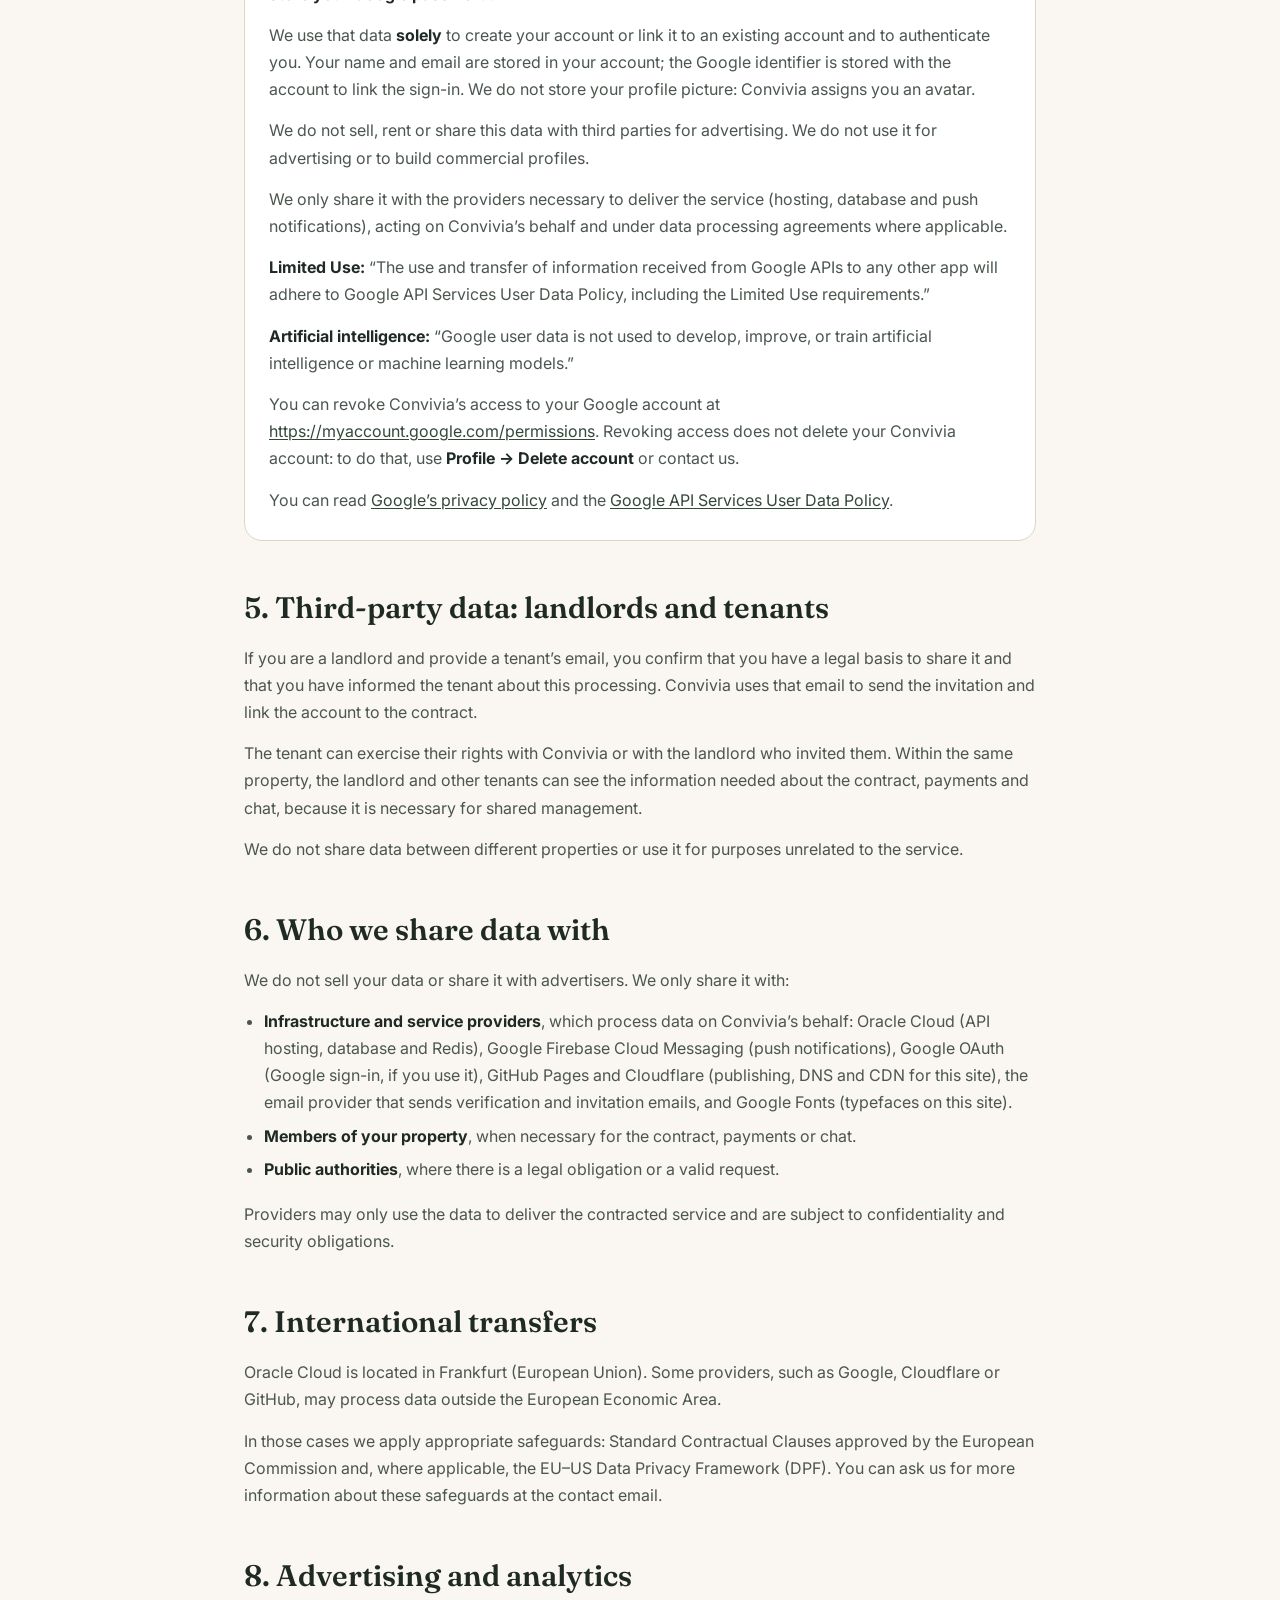
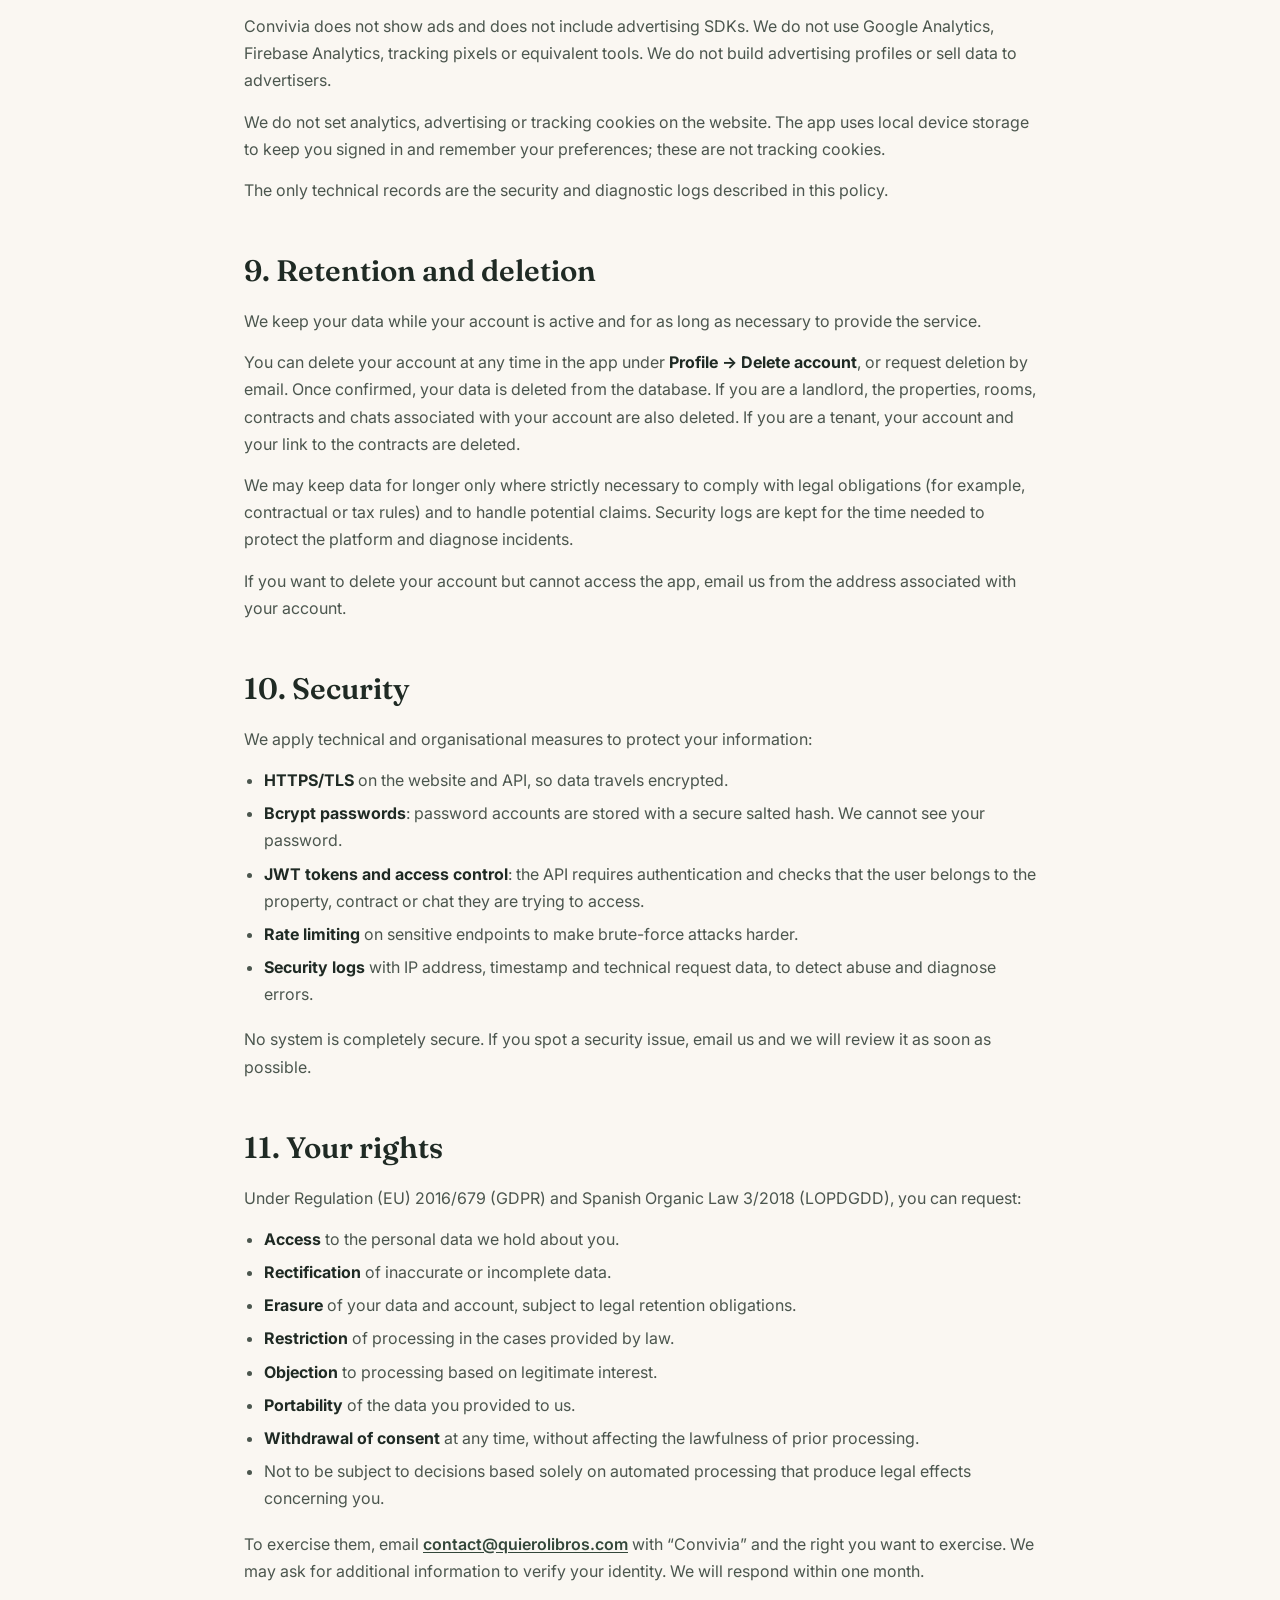
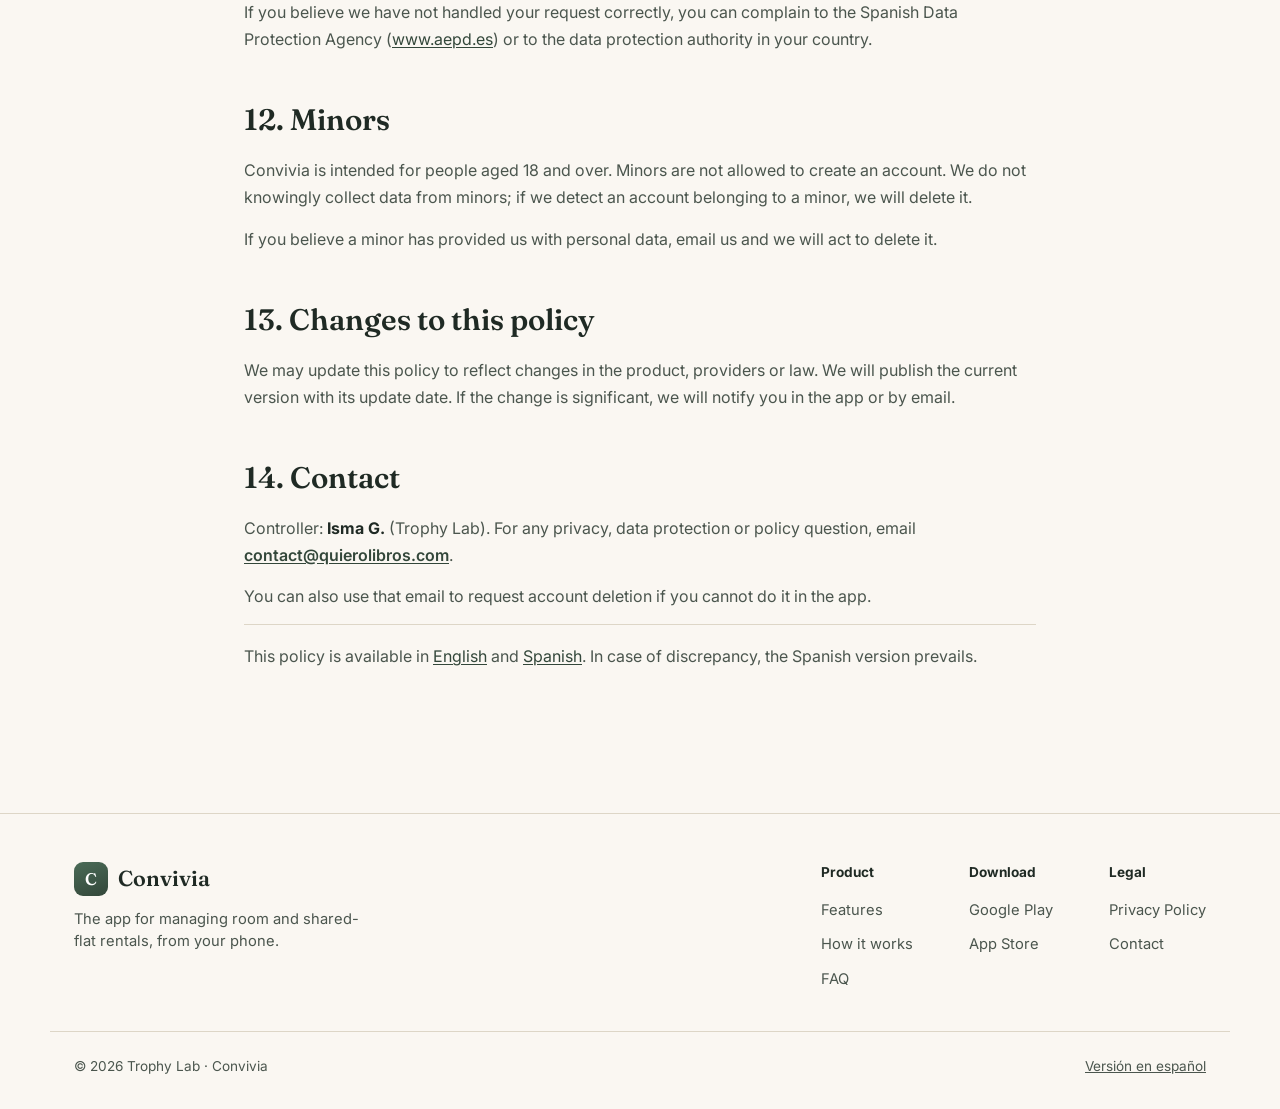
<file: en/privacidad.html>
<!doctype html>
<html lang="en">
<head>
<meta charset="UTF-8">
<meta name="viewport" content="width=device-width, initial-scale=1">
<title>Privacy Policy | Convivia</title>
<meta name="description" content="Convivia Privacy Policy: what data we process, why, who we share it with, how long we keep it and how to exercise your GDPR rights.">
<link rel="canonical" href="https://convivia.devcodelight.com/en/privacidad">
<link rel="alternate" hreflang="es" href="https://convivia.devcodelight.com/privacidad">
<link rel="alternate" hreflang="en" href="https://convivia.devcodelight.com/en/privacidad">
<link rel="alternate" hreflang="x-default" href="https://convivia.devcodelight.com/privacidad">
<meta name="robots" content="index, follow">
<meta name="theme-color" content="#FAF7F2">

<!-- Open Graph -->
<meta property="og:type" content="article">
<meta property="og:site_name" content="Convivia">
<meta property="og:locale" content="en_US">
<meta property="og:locale:alternate" content="es_ES">
<meta property="og:title" content="Privacy Policy | Convivia">
<meta property="og:description" content="What data Convivia processes, why, who we share it with and how to exercise your GDPR rights.">
<meta property="og:url" content="https://convivia.devcodelight.com/en/privacidad">

<link rel="icon" href="data:image/svg+xml,%3Csvg xmlns='http://www.w3.org/2000/svg' viewBox='0 0 34 34'%3E%3Crect width='34' height='34' rx='9' fill='%234A6B57'/%3E%3Ctext x='17' y='23' font-family='Georgia,serif' font-size='17' fill='white' text-anchor='middle'%3EC%3C/text%3E%3C/svg%3E">

<link rel="preconnect" href="https://fonts.googleapis.com">
<link rel="preconnect" href="https://fonts.gstatic.com" crossorigin>
<link href="https://fonts.googleapis.com/css2?family=Fraunces:opsz,wght@9..144,500;9..144,600&amp;family=Inter:wght@400;500;600;700&amp;display=swap" rel="stylesheet">
<link rel="stylesheet" href="../assets/style.css">

<script type="application/ld+json">
{
  "@context": "https://schema.org",
  "@type": "WebPage",
  "name": "Privacy Policy | Convivia",
  "description": "Convivia Privacy Policy: what data we process, why, who we share it with, how long we keep it and how to exercise your GDPR rights.",
  "url": "https://convivia.devcodelight.com/en/privacidad",
  "inLanguage": "en",
  "isPartOf": {
    "@type": "WebSite",
    "name": "Convivia",
    "url": "https://convivia.devcodelight.com/"
  }
}
</script>
</head>
<body>
<a class="skip-link" href="#main">Skip to content</a>

<header class="site">
  <div class="wrap nav">
    <a class="brand" href="/en/">
      <span class="brand-mark" aria-hidden="true">C</span>
      Convivia
    </a>
    <button class="nav-toggle" aria-label="Open menu" aria-expanded="false">
      <svg width="20" height="20" viewBox="0 0 20 20" fill="none"><path d="M3 5h14M3 10h14M3 15h14" stroke="currentColor" stroke-width="1.6" stroke-linecap="round"/></svg>
    </button>
    <ul class="nav-links">
      <li><a href="/en/#features">Features</a></li>
      <li><a href="/en/#how-it-works">How it works</a></li>
      <li><a href="/en/#faq">FAQ</a></li>
    </ul>
    <div class="nav-right">
      <a class="lang-switch" href="/privacidad" hreflang="es">ES</a>
      <a class="btn btn-primary" href="https://play.google.com/store/apps/details?id=com.convivia" rel="noopener">Download</a>
    </div>
  </div>
</header>

<main id="main">
  <section class="legal-hero">
    <div class="wrap legal-wrap">
      <p class="eyebrow-plain">Legal</p>
      <h1>Privacy Policy</h1>
      <p class="legal-updated">Last updated: October 22, 2026</p>
      <p class="legal-lead">This policy explains what personal data Convivia processes, why, who we share it with and how you can exercise your rights. It is written to be read without legal jargon and applies to the app and this website.</p>

      <nav class="legal-toc" aria-label="Policy contents">
        <p>Contents</p>
        <ul>
          <li><a href="#who-we-are">Who we are</a></li>
          <li><a href="#summary">Summary</a></li>
          <li><a href="#data">Data we process</a></li>
          <li><a href="#google">Sign in with Google</a></li>
          <li><a href="#third-parties">Third-party data</a></li>
          <li><a href="#sharing">Who we share with</a></li>
          <li><a href="#transfers">International transfers</a></li>
          <li><a href="#advertising">Advertising and analytics</a></li>
          <li><a href="#retention">Retention and deletion</a></li>
          <li><a href="#security">Security</a></li>
          <li><a href="#rights">Your rights</a></li>
          <li><a href="#minors">Minors</a></li>
          <li><a href="#changes">Changes</a></li>
          <li><a href="#contact">Contact</a></li>
        </ul>
      </nav>
    </div>
  </section>

  <section class="legal-body">
    <div class="wrap legal-wrap">
      <article class="legal">

        <h2 id="who-we-are">1. Who we are</h2>
        <p>The controller of your personal data is <strong>Isma G.</strong>, trading as <strong>Trophy Lab</strong> and the <strong>Convivia</strong> app (referred to below as “Convivia”, “we”, “us” or “our”).</p>
        <p>Convivia is an app for managing room and shared-flat rentals, aimed at landlords and tenants. This policy applies to the Android and iOS app and to this website.</p>
        <p>If you have any questions about this policy or want to exercise your rights, email us at <span class="legal-email" id="legal-email">contact [at] quierolibros [dot] com</span>.</p>

        <h2 id="summary">2. Summary</h2>
        <ul>
          <li>We process the data needed to manage your account, properties, contracts, payments, chat and notifications.</li>
          <li>If you use Google sign-in, we only receive basic data from your Google account and use it to create or link your account and authenticate you.</li>
          <li>We do not sell your data or use it for advertising.</li>
          <li>We do not use product analytics tools or advertising SDKs.</li>
          <li>You can delete your account in the app under <strong>Profile → Delete account</strong>, or request deletion by email.</li>
          <li>You can read this policy without creating an account and without accepting cookies.</li>
        </ul>

        <h2 id="data">3. Data we process</h2>
        <p>These are the data categories the app and website actually process. We do not list categories that do not exist in the product.</p>

        <div class="legal-table-wrap">
          <table class="legal-table">
            <thead>
              <tr>
                <th scope="col">Category</th>
                <th scope="col">Data</th>
                <th scope="col">Why we use it</th>
                <th scope="col">Legal basis</th>
              </tr>
            </thead>
            <tbody>
              <tr>
                <td>Account and profile</td>
                <td>Name, email, password stored as a bcrypt hash, role (landlord or tenant), language, assigned avatar, registration and last-login dates, verification status and notification preference.</td>
                <td>Create and manage your account, authenticate you and show your profile.</td>
                <td>Performance of a contract (Art. 6(1)(b) GDPR).</td>
              </tr>
              <tr>
                <td>Google</td>
                <td>Name, email, account identifier and, if available, the URL of your profile picture. We do not receive your Google password.</td>
                <td>Create or link your account and authenticate you when you choose this option.</td>
                <td>Performance of a contract (Art. 6(1)(b) GDPR).</td>
              </tr>
              <tr>
                <td>Properties and rooms</td>
                <td>Description and square metres of the property or room, number of rooms and occupancy status.</td>
                <td>Manage the property and the rooms you rent out.</td>
                <td>Performance of a contract (Art. 6(1)(b) GDPR).</td>
              </tr>
              <tr>
                <td>Contracts</td>
                <td>Rent, deposit, additional guarantee, advance monthly payments, payment day, grace period, notice period, start and end dates, incidents and end-of-contract requests.</td>
                <td>Enter into, perform and manage the rental contract.</td>
                <td>Performance of a contract (Art. 6(1)(b) GDPR).</td>
              </tr>
              <tr>
                <td>Payments and utilities</td>
                <td>Amounts, due and payment dates, and payment status for monthly rent and utilities. We do not collect cards, IBANs or bank details.</td>
                <td>Track payments, generate reminders and keep the property history.</td>
                <td>Performance of a contract (Art. 6(1)(b) GDPR); legal obligation where invoicing or accounting rules apply (Art. 6(1)(c)).</td>
              </tr>
              <tr>
                <td>Chat</td>
                <td>Messages, sender and recipient, read status and blocks between users.</td>
                <td>Enable communication between the landlord and tenants of the same property.</td>
                <td>Performance of a contract (Art. 6(1)(b) GDPR) and legitimate interest in facilitating shared living (Art. 6(1)(f)).</td>
              </tr>
              <tr>
                <td>Invitations and tenants</td>
                <td>Invited tenant’s email, acceptance code and link to the contract. There are no ID number, phone number or address fields.</td>
                <td>Send the invitation, verify that the invited person accepts and link their account to the contract.</td>
                <td>Performance of a contract (Art. 6(1)(b) GDPR) and legitimate interest in managing the property (Art. 6(1)(f)).</td>
              </tr>
              <tr>
                <td>Push notifications</td>
                <td>Device token, language and whether notifications are enabled.</td>
                <td>Send alerts about payments, contracts, utilities and messages.</td>
                <td>Consent (Art. 6(1)(a) GDPR), which you can withdraw by disabling notifications.</td>
              </tr>
              <tr>
                <td>Security</td>
                <td>IP address, route, method, response code, user agent and timestamp in server logs.</td>
                <td>Protect the platform, prevent fraud and diagnose errors.</td>
                <td>Legitimate interest in security (Art. 6(1)(f) GDPR).</td>
              </tr>
              <tr>
                <td>Website</td>
                <td>IP address and technical browser data received by GitHub Pages and Cloudflare; Google Fonts receives your IP when loading the typeface.</td>
                <td>Publish and serve this website securely.</td>
                <td>Legitimate interest in the security and operation of the site (Art. 6(1)(f) GDPR).</td>
              </tr>
            </tbody>
          </table>
        </div>

        <div class="legal-note">
          <p><strong>Data we do not process:</strong> we do not use device location, access your camera, microphone, contacts or photos, and there are no fields for ID numbers, phone numbers, IBANs or card data. If you type any of these in a message or description, it will be treated as part of that content. We also do not process health, religion, sexual orientation or other special-category data.</p>
          <p>The app has no address field or geolocation. The property description is free text and may contain whatever information you choose to write.</p>
        </div>

        <h2 id="google">4. Sign in with Google</h2>
        <div class="legal-google">
          <p>If you choose to sign in with Google, Google provides us with your <strong>name</strong>, <strong>email address</strong>, a <strong>technical account identifier</strong> and, if available, the <strong>URL of your profile picture</strong>. <strong>We never receive or store your Google password.</strong></p>
          <p>We use that data <strong>solely</strong> to create your account or link it to an existing account and to authenticate you. Your name and email are stored in your account; the Google identifier is stored with the account to link the sign-in. We do not store your profile picture: Convivia assigns you an avatar.</p>
          <p>We do not sell, rent or share this data with third parties for advertising. We do not use it for advertising or to build commercial profiles.</p>
          <p>We only share it with the providers necessary to deliver the service (hosting, database and push notifications), acting on Convivia’s behalf and under data processing agreements where applicable.</p>
          <p><strong>Limited Use:</strong> “The use and transfer of information received from Google APIs to any other app will adhere to Google API Services User Data Policy, including the Limited Use requirements.”</p>
          <p><strong>Artificial intelligence:</strong> “Google user data is not used to develop, improve, or train artificial intelligence or machine learning models.”</p>
          <p>You can revoke Convivia’s access to your Google account at <a href="https://myaccount.google.com/permissions" rel="noopener">https://myaccount.google.com/permissions</a>. Revoking access does not delete your Convivia account: to do that, use <strong>Profile → Delete account</strong> or contact us.</p>
          <p>You can read <a href="https://policies.google.com/privacy" rel="noopener">Google’s privacy policy</a> and the <a href="https://developers.google.com/terms/api-services-user-data-policy" rel="noopener">Google API Services User Data Policy</a>.</p>
        </div>

        <h2 id="third-parties">5. Third-party data: landlords and tenants</h2>
        <p>If you are a landlord and provide a tenant’s email, you confirm that you have a legal basis to share it and that you have informed the tenant about this processing. Convivia uses that email to send the invitation and link the account to the contract.</p>
        <p>The tenant can exercise their rights with Convivia or with the landlord who invited them. Within the same property, the landlord and other tenants can see the information needed about the contract, payments and chat, because it is necessary for shared management.</p>
        <p>We do not share data between different properties or use it for purposes unrelated to the service.</p>

        <h2 id="sharing">6. Who we share data with</h2>
        <p>We do not sell your data or share it with advertisers. We only share it with:</p>
        <ul>
          <li><strong>Infrastructure and service providers</strong>, which process data on Convivia’s behalf: Oracle Cloud (API hosting, database and Redis), Google Firebase Cloud Messaging (push notifications), Google OAuth (Google sign-in, if you use it), GitHub Pages and Cloudflare (publishing, DNS and CDN for this site), the email provider that sends verification and invitation emails, and Google Fonts (typefaces on this site).</li>
          <li><strong>Members of your property</strong>, when necessary for the contract, payments or chat.</li>
          <li><strong>Public authorities</strong>, where there is a legal obligation or a valid request.</li>
        </ul>
        <p>Providers may only use the data to deliver the contracted service and are subject to confidentiality and security obligations.</p>

        <h2 id="transfers">7. International transfers</h2>
        <p>Oracle Cloud is located in Frankfurt (European Union). Some providers, such as Google, Cloudflare or GitHub, may process data outside the European Economic Area.</p>
        <p>In those cases we apply appropriate safeguards: Standard Contractual Clauses approved by the European Commission and, where applicable, the EU–US Data Privacy Framework (DPF). You can ask us for more information about these safeguards at the contact email.</p>

        <h2 id="advertising">8. Advertising and analytics</h2>
        <p>Convivia does not show ads and does not include advertising SDKs. We do not use Google Analytics, Firebase Analytics, tracking pixels or equivalent tools. We do not build advertising profiles or sell data to advertisers.</p>
        <p>We do not set analytics, advertising or tracking cookies on the website. The app uses local device storage to keep you signed in and remember your preferences; these are not tracking cookies.</p>
        <p>The only technical records are the security and diagnostic logs described in this policy.</p>

        <h2 id="retention">9. Retention and deletion</h2>
        <p>We keep your data while your account is active and for as long as necessary to provide the service.</p>
        <p>You can delete your account at any time in the app under <strong>Profile → Delete account</strong>, or request deletion by email. Once confirmed, your data is deleted from the database. If you are a landlord, the properties, rooms, contracts and chats associated with your account are also deleted. If you are a tenant, your account and your link to the contracts are deleted.</p>
        <p>We may keep data for longer only where strictly necessary to comply with legal obligations (for example, contractual or tax rules) and to handle potential claims. Security logs are kept for the time needed to protect the platform and diagnose incidents.</p>
        <p>If you want to delete your account but cannot access the app, email us from the address associated with your account.</p>

        <h2 id="security">10. Security</h2>
        <p>We apply technical and organisational measures to protect your information:</p>
        <ul>
          <li><strong>HTTPS/TLS</strong> on the website and API, so data travels encrypted.</li>
          <li><strong>Bcrypt passwords</strong>: password accounts are stored with a secure salted hash. We cannot see your password.</li>
          <li><strong>JWT tokens and access control</strong>: the API requires authentication and checks that the user belongs to the property, contract or chat they are trying to access.</li>
          <li><strong>Rate limiting</strong> on sensitive endpoints to make brute-force attacks harder.</li>
          <li><strong>Security logs</strong> with IP address, timestamp and technical request data, to detect abuse and diagnose errors.</li>
        </ul>
        <p>No system is completely secure. If you spot a security issue, email us and we will review it as soon as possible.</p>

        <h2 id="rights">11. Your rights</h2>
        <p>Under Regulation (EU) 2016/679 (GDPR) and Spanish Organic Law 3/2018 (LOPDGDD), you can request:</p>
        <ul>
          <li><strong>Access</strong> to the personal data we hold about you.</li>
          <li><strong>Rectification</strong> of inaccurate or incomplete data.</li>
          <li><strong>Erasure</strong> of your data and account, subject to legal retention obligations.</li>
          <li><strong>Restriction</strong> of processing in the cases provided by law.</li>
          <li><strong>Objection</strong> to processing based on legitimate interest.</li>
          <li><strong>Portability</strong> of the data you provided to us.</li>
          <li><strong>Withdrawal of consent</strong> at any time, without affecting the lawfulness of prior processing.</li>
          <li>Not to be subject to decisions based solely on automated processing that produce legal effects concerning you.</li>
        </ul>
        <p>To exercise them, email <span class="legal-email" id="legal-email-2">contact [at] quierolibros [dot] com</span> with “Convivia” and the right you want to exercise. We may ask for additional information to verify your identity. We will respond within one month.</p>
        <p>If you believe we have not handled your request correctly, you can complain to the Spanish Data Protection Agency (<a href="https://www.aepd.es" rel="noopener">www.aepd.es</a>) or to the data protection authority in your country.</p>

        <h2 id="minors">12. Minors</h2>
        <p>Convivia is intended for people aged 18 and over. Minors are not allowed to create an account. We do not knowingly collect data from minors; if we detect an account belonging to a minor, we will delete it.</p>
        <p>If you believe a minor has provided us with personal data, email us and we will act to delete it.</p>

        <h2 id="changes">13. Changes to this policy</h2>
        <p>We may update this policy to reflect changes in the product, providers or law. We will publish the current version with its update date. If the change is significant, we will notify you in the app or by email.</p>

        <h2 id="contact">14. Contact</h2>
        <p>Controller: <strong>Isma G.</strong> (Trophy Lab). For any privacy, data protection or policy question, email <span class="legal-email" id="legal-email-3">contact [at] quierolibros [dot] com</span>.</p>
        <p>You can also use that email to request account deletion if you cannot do it in the app.</p>

        <p class="legal-footer-note">This policy is available in <a href="/en/privacidad" hreflang="en">English</a> and <a href="/privacidad" hreflang="es">Spanish</a>. In case of discrepancy, the Spanish version prevails.</p>
      </article>
    </div>
  </section>
</main>

<footer class="site">
  <div class="wrap footer-grid">
    <div class="footer-brand">
      <a class="brand" href="/en/"><span class="brand-mark" aria-hidden="true">C</span>Convivia</a>
      <p>The app for managing room and shared-flat rentals, from your phone.</p>
    </div>
    <div class="footer-cols">
      <div class="footer-col">
        <h5>Product</h5>
        <ul>
          <li><a href="/en/#features">Features</a></li>
          <li><a href="/en/#how-it-works">How it works</a></li>
          <li><a href="/en/#faq">FAQ</a></li>
        </ul>
      </div>
      <div class="footer-col">
        <h5>Download</h5>
        <ul>
          <li><a href="https://play.google.com/store/apps/details?id=com.convivia" rel="noopener">Google Play</a></li>
          <li><a href="https://apps.apple.com/es/app/convivia-gesti%C3%B3n-habitaciones/id6802626827" rel="noopener">App Store</a></li>
        </ul>
      </div>
      <div class="footer-col">
        <h5>Legal</h5>
        <ul>
          <li><a href="/en/privacidad">Privacy Policy</a></li>
          <li><a href="#contact">Contact</a></li>
        </ul>
      </div>
    </div>
  </div>
  <div class="wrap footer-bottom">
    <span>© 2026 Trophy Lab · Convivia</span>
    <span><a href="/privacidad" hreflang="es">Versión en español</a></span>
  </div>
</footer>

<script>
(function () {
  var user = "contact";
  var domain = "quierolibros.com";
  var targets = document.querySelectorAll(".legal-email");
  for (var i = 0; i < targets.length; i++) {
    targets[i].textContent = "";
    var link = document.createElement("a");
    link.href = "mailto:" + user + "@" + domain;
    link.textContent = user + "@" + domain;
    targets[i].appendChild(link);
  }
})();
</script>
<script src="../assets/main.js"></script>
</body>
</html>
</file>
<file: assets/style.css>
/* ===== Convivia design tokens ===== */
:root{
  --bg:#FAF7F2;
  --paper:#FFFFFF;
  --ink:#1F2A24;
  --ink-soft:#4B564E;
  --sage:#4A6B57;
  --sage-dark:#33473A;
  --sage-tint:#E7EEE8;
  --coral:#E4785A;
  --coral-tint:#FBE7DF;
  --line:#DDD6C7;
  --radius-s:10px;
  --radius-m:18px;
  --radius-l:28px;
  --maxw:1180px;
  --serif:"Fraunces", "Iowan Old Style", Georgia, serif;
  --sans:"Inter", -apple-system, BlinkMacSystemFont, "Segoe UI", sans-serif;
}

*,*::before,*::after{box-sizing:border-box;}
html{scroll-behavior:smooth;}
@media (prefers-reduced-motion: reduce){
  html{scroll-behavior:auto;}
  *,*::before,*::after{animation-duration:0.001ms !important; animation-iteration-count:1 !important; transition-duration:0.001ms !important; scroll-behavior:auto !important;}
}

body{
  margin:0;
  font-family:var(--sans);
  color:var(--ink);
  background:var(--bg);
  line-height:1.55;
  -webkit-font-smoothing:antialiased;
}

img{max-width:100%; display:block;}
a{color:inherit;}

.wrap{max-width:var(--maxw); margin-inline:auto; padding-inline:24px;}

/* ===== Skip link ===== */
.skip-link{
  position:absolute; left:-9999px; top:auto;
  background:var(--ink); color:var(--bg); padding:12px 18px; border-radius:0 0 8px 0; z-index:100;
}
.skip-link:focus{left:0; top:0;}

/* ===== Header ===== */
header.site{
  position:sticky; top:0; z-index:40;
  background:rgba(250,247,242,0.92);
  backdrop-filter:saturate(140%) blur(8px);
  border-bottom:1px solid var(--line);
}
.nav{
  display:flex; align-items:center; justify-content:space-between;
  padding-block:16px;
}
.brand{
  display:flex; align-items:center; gap:10px;
  font-family:var(--serif); font-size:1.35rem; font-weight:600;
  text-decoration:none; color:var(--ink);
}
.brand-mark{
  width:34px; height:34px; border-radius:9px;
  background:linear-gradient(160deg, var(--sage) 0%, var(--sage-dark) 100%);
  display:flex; align-items:center; justify-content:center;
  color:#fff; font-family:var(--serif); font-weight:600; font-size:1.05rem;
  flex-shrink:0;
}
.nav-links{
  display:flex; align-items:center; gap:28px; list-style:none; margin:0; padding:0;
}
.nav-links a{
  text-decoration:none; color:var(--ink-soft); font-size:0.97rem; font-weight:500;
}
.nav-links a:hover{color:var(--ink);}
.nav-right{display:flex; align-items:center; gap:16px;}
.lang-switch{
  font-size:0.9rem; text-decoration:none; color:var(--ink-soft);
  border:1px solid var(--line); padding:6px 12px; border-radius:999px;
}
.lang-switch:hover{border-color:var(--sage); color:var(--sage-dark);}
.btn{
  display:inline-flex; align-items:center; gap:8px;
  font-family:var(--sans); font-weight:600; font-size:0.95rem;
  padding:12px 22px; border-radius:999px; text-decoration:none;
  border:1px solid transparent; cursor:pointer;
}
.btn-primary{background:var(--sage); color:#fff;}
.btn-primary:hover{background:var(--sage-dark);}
.btn-ghost{border-color:var(--ink); color:var(--ink);}
.btn-ghost:hover{background:var(--ink); color:var(--bg);}
.nav-toggle{display:none;}

/* ===== Hero ===== */
.hero{
  padding-block:72px 40px;
  overflow:hidden;
}
.hero-grid{
  display:grid; grid-template-columns:1.15fr 0.85fr; gap:56px; align-items:center;
}
.eyebrow-plain{
  color:var(--sage-dark); font-weight:600; font-size:0.98rem; margin:0 0 18px;
}
h1{
  font-family:var(--serif); font-size:clamp(2.4rem, 4.4vw, 3.6rem);
  line-height:1.08; letter-spacing:-0.01em; margin:0 0 22px; font-weight:600;
  max-width:16ch;
}
.hero-sub{
  font-size:1.15rem; color:var(--ink-soft); max-width:46ch; margin:0 0 32px;
}
.hero-ctas{display:flex; align-items:center; gap:18px; flex-wrap:wrap; margin-bottom:28px;}
.store-badge{
  display:flex; align-items:center; gap:10px;
  border:1px solid var(--ink); border-radius:12px; padding:9px 16px;
  text-decoration:none; color:var(--ink); font-size:0.85rem;
}
.store-badge svg{flex-shrink:0;}
.store-badge .store-lines{line-height:1.15;}
.store-badge .store-lines small{display:block; font-size:0.7rem; color:var(--ink-soft);}
.store-badge .store-lines strong{font-family:var(--serif); font-size:1.02rem;}
.hero-meta{display:flex; gap:22px; flex-wrap:wrap; font-size:0.88rem; color:var(--ink-soft);}
.hero-meta span{display:flex; align-items:center; gap:7px;}
.dot{width:6px;height:6px;border-radius:50%;background:var(--coral); flex-shrink:0;}

/* Hero mockup (illustrated, not a screenshot) */
.phone{
  position:relative; margin-inline:auto; width:min(300px, 100%);
  animation:phone-in 0.7s cubic-bezier(.2,.8,.2,1) both;
}
@keyframes phone-in{
  from{opacity:0; transform:translateY(18px) rotate(0deg);}
  to{opacity:1; transform:translateY(0) rotate(-3deg);}
}
.phone-frame{
  background:var(--ink); border-radius:34px; padding:12px;
  box-shadow:0 30px 60px -20px rgba(31,42,36,0.35);
  transform:rotate(-3deg);
}
.phone-screen{
  background:var(--paper); border-radius:24px; overflow:hidden; padding:18px 16px 22px;
  min-height:520px; display:flex; flex-direction:column; gap:14px;
}
.phone-topbar{display:flex; justify-content:space-between; align-items:center; font-size:0.72rem; color:var(--ink-soft); margin-bottom:2px;}
.phone-card{
  background:var(--sage-tint); border-radius:16px; padding:14px 16px;
}
.phone-card h4{margin:0 0 4px; font-family:var(--serif); font-size:1rem; font-weight:600;}
.phone-card p{margin:0; font-size:0.78rem; color:var(--ink-soft);}
.phone-row{
  display:flex; justify-content:space-between; align-items:center;
  background:var(--paper); border:1px solid var(--line); border-radius:12px; padding:10px 12px;
}
.phone-row .who{display:flex; align-items:center; gap:10px; font-size:0.83rem; font-weight:600;}
.avatar{width:28px;height:28px;border-radius:50%; background:var(--coral-tint); border:1px solid var(--coral);}
.pill{
  font-size:0.68rem; font-weight:700; padding:4px 9px; border-radius:999px;
}
.pill.ok{background:var(--sage-tint); color:var(--sage-dark);}
.pill.warn{background:var(--coral-tint); color:#B4482C;}
.phone-cta{
  margin-top:auto; background:var(--sage); color:#fff; text-align:center;
  padding:12px; border-radius:12px; font-weight:600; font-size:0.85rem;
}

/* ===== Sections shared ===== */
section{padding-block:88px;}
.section-head{max-width:56ch; margin-bottom:52px;}
.section-head h2{
  font-family:var(--serif); font-size:clamp(1.9rem, 3vw, 2.5rem); margin:0 0 14px; font-weight:600;
}
.section-head p{color:var(--ink-soft); font-size:1.08rem; margin:0;}

/* Problem/solution */
.problem{background:var(--paper); border-top:1px solid var(--line); border-bottom:1px solid var(--line);}
.problem-grid{display:grid; grid-template-columns:1fr 1fr; gap:56px; align-items:start;}
.problem-list{list-style:none; margin:0; padding:0; display:flex; flex-direction:column; gap:16px;}
.problem-list li{
  display:flex; gap:12px; align-items:flex-start; color:var(--ink-soft); font-size:1.02rem;
}
.problem-list li::before{
  content:"×"; color:#B4482C; font-weight:700; font-size:1.1rem; line-height:1.4;
}
.solution h3{font-family:var(--serif); font-size:1.5rem; margin:0 0 14px; font-weight:600;}
.solution p{color:var(--ink-soft); margin:0 0 14px;}

/* Features: alternating rows, not identical cards */
.feature-row{
  display:grid; grid-template-columns:1fr 1fr; gap:64px; align-items:center;
  padding-block:52px; border-top:1px solid var(--line);
}
.feature-row:first-of-type{border-top:none;}
.feature-row:nth-of-type(even) .feature-text{order:2;}
.feature-tag{font-size:0.85rem; font-weight:700; color:var(--sage-dark); margin:0 0 10px;}
.feature-text h3{font-family:var(--serif); font-size:1.7rem; margin:0 0 14px; font-weight:600;}
.feature-text p{color:var(--ink-soft); font-size:1.05rem; margin:0;}
.feature-visual{
  border-radius:var(--radius-l); padding:38px; min-height:220px;
  display:flex; align-items:center; justify-content:center;
}
.feature-visual svg{width:100%; height:auto; max-width:280px;}
.fv-1{background:var(--sage-tint);}
.fv-2{background:var(--coral-tint);}
.fv-3{background:#EFEAE0;}

/* How it works */
.steps{background:var(--ink); color:var(--bg);}
.steps .section-head p{color:#C9D2CC;}
.steps .section-head h2{color:var(--bg);}
.step-grid{display:grid; grid-template-columns:repeat(3,1fr); gap:36px;}
.step{border-top:1px solid rgba(250,247,242,0.25); padding-top:22px;}
.step-num{font-family:var(--serif); font-size:1.6rem; color:var(--coral); margin:0 0 12px;}
.step h3{font-family:var(--serif); font-size:1.25rem; margin:0 0 10px; font-weight:600;}
.step p{color:#C9D2CC; margin:0; font-size:0.98rem;}

/* FAQ */
.faq-list{max-width:760px; border-top:1px solid var(--line);}
.faq-item{border-bottom:1px solid var(--line);}
.faq-q{
  width:100%; text-align:left; background:none; border:none; cursor:pointer;
  font-family:var(--serif); font-size:1.15rem; font-weight:600; color:var(--ink);
  padding:22px 0; display:flex; justify-content:space-between; align-items:center; gap:20px;
}
.faq-q .plus{font-size:1.3rem; color:var(--sage); transition:transform 0.25s ease; flex-shrink:0;}
.faq-item[open] .plus{transform:rotate(45deg);}
.faq-a{margin:0 0 24px; color:var(--ink-soft); font-size:1.02rem; max-width:65ch;}
.faq-item summary{list-style:none;}
.faq-item summary::-webkit-details-marker{display:none;}

/* Final CTA */
.cta-final{
  background:var(--sage); color:#fff; border-radius:var(--radius-l);
  padding:64px 48px; text-align:center; margin-inline:24px;
}
.cta-final h2{font-family:var(--serif); font-size:clamp(1.8rem,3vw,2.4rem); margin:0 0 16px; font-weight:600;}
.cta-final p{max-width:50ch; margin:0 auto 30px; color:#E4ECE7; font-size:1.08rem;}
.cta-final .btn-primary{background:#fff; color:var(--sage-dark);}
.cta-final .btn-primary:hover{background:var(--coral-tint);}

/* Footer */
footer.site{border-top:1px solid var(--line); padding-block:48px 32px; margin-top:40px;}
.footer-grid{display:flex; justify-content:space-between; gap:40px; flex-wrap:wrap;}
.footer-brand p{color:var(--ink-soft); font-size:0.92rem; max-width:34ch; margin:12px 0 0;}
.footer-cols{display:flex; gap:56px; flex-wrap:wrap;}
.footer-col h5{font-size:0.85rem; text-transform:none; color:var(--ink); margin:0 0 14px; font-weight:700;}
.footer-col ul{list-style:none; margin:0; padding:0; display:flex; flex-direction:column; gap:10px;}
.footer-col a{text-decoration:none; color:var(--ink-soft); font-size:0.92rem;}
.footer-col a:hover{color:var(--sage-dark);}
.footer-bottom{
  margin-top:40px; padding-top:24px; border-top:1px solid var(--line);
  display:flex; justify-content:space-between; flex-wrap:wrap; gap:12px;
  font-size:0.85rem; color:var(--ink-soft);
}

/* Focus visibility */
a:focus-visible, button:focus-visible, summary:focus-visible{
  outline:3px solid var(--coral); outline-offset:2px;
}

/* ===== Responsive ===== */
@media (max-width:920px){
  .hero-grid{grid-template-columns:1fr; gap:44px;}
  .phone{order:-1; width:220px;}
  .problem-grid{grid-template-columns:1fr; gap:32px;}
  .feature-row{grid-template-columns:1fr; gap:28px;}
  .feature-row:nth-of-type(even) .feature-text{order:0;}
  .step-grid{grid-template-columns:1fr; gap:28px;}
  .nav-links{
    display:none; position:absolute; top:100%; left:0; right:0;
    background:var(--bg); border-bottom:1px solid var(--line);
    flex-direction:column; align-items:flex-start; gap:0; padding:8px 24px 18px;
  }
  .nav-links-open{display:flex;}
  .nav-links a{padding:12px 0; width:100%; border-bottom:1px solid var(--line);}
  .nav-toggle{
    display:inline-flex; background:none; border:1px solid var(--line);
    border-radius:8px; padding:8px 10px; cursor:pointer;
  }
  .cta-final{padding:44px 24px; margin-inline:16px;}
  .footer-grid{flex-direction:column; gap:28px;}
}

/* ===== Legal pages ===== */
.legal-hero{padding-block:64px 16px;}
.legal-wrap{max-width:840px;}
.legal-hero h1{font-size:clamp(2.1rem, 4vw, 3rem); max-width:24ch; margin-bottom:14px;}
.legal-updated{
  display:inline-block; font-size:0.85rem; color:var(--ink-soft);
  background:var(--sage-tint); border:1px solid var(--line);
  padding:6px 12px; border-radius:999px; margin:0 0 20px;
}
.legal-lead{font-size:1.08rem; color:var(--ink-soft); max-width:64ch; margin:0 0 28px;}
.legal-toc{
  border-top:1px solid var(--line); border-bottom:1px solid var(--line);
  padding:18px 0; margin:0 0 8px;
}
.legal-toc p{font-size:0.8rem; font-weight:700; color:var(--sage-dark); text-transform:uppercase; letter-spacing:0.04em; margin:0 0 10px;}
.legal-toc ul{list-style:none; margin:0; padding:0; display:flex; flex-wrap:wrap; gap:8px 18px;}
.legal-toc a{font-size:0.9rem; color:var(--ink-soft); text-decoration:none;}
.legal-toc a:hover{color:var(--sage-dark); text-decoration:underline;}

.legal-body{padding-block:8px 88px;}
.legal h2{
  font-family:var(--serif); font-size:clamp(1.45rem, 2.4vw, 1.85rem);
  font-weight:600; margin:44px 0 14px; scroll-margin-top:96px;
}
.legal h3{font-size:1.05rem; font-weight:700; margin:26px 0 8px; color:var(--sage-dark);}
.legal p, .legal li{font-size:1rem; color:var(--ink-soft); line-height:1.7;}
.legal p{margin:0 0 14px;}
.legal ul, .legal ol{margin:0 0 18px; padding-left:1.25rem;}
.legal li{margin-bottom:6px;}
.legal strong{color:var(--ink);}
.legal a{color:var(--sage-dark); text-decoration:underline; text-underline-offset:2px;}
.legal a:hover{color:var(--ink);}
.legal-table-wrap{overflow-x:auto; margin:18px 0 26px; border:1px solid var(--line); border-radius:var(--radius-m);}
.legal-table{width:100%; border-collapse:collapse; min-width:760px; background:var(--paper);}
.legal-table th, .legal-table td{padding:12px 14px; text-align:left; vertical-align:top; font-size:0.9rem; line-height:1.55;}
.legal-table th{background:var(--sage-tint); color:var(--ink); font-size:0.82rem; text-transform:uppercase; letter-spacing:0.03em;}
.legal-table td{color:var(--ink-soft); border-top:1px solid var(--line);}
.legal-table td:first-child{color:var(--ink); font-weight:600;}
.legal-note{
  background:var(--sage-tint); border-left:4px solid var(--sage);
  border-radius:0 var(--radius-s) var(--radius-s) 0;
  padding:16px 18px; margin:18px 0 24px;
}
.legal-note p:last-child{margin-bottom:0;}
.legal-google{
  background:var(--paper); border:1px solid var(--line);
  border-radius:var(--radius-m); padding:26px 24px; margin:20px 0 28px;
}
.legal-google h2{margin-top:0;}
.legal-google p:last-child{margin-bottom:0;}
.legal-email{font-weight:600; color:var(--ink);}
.legal-footer-note{font-size:0.85rem; color:var(--ink-soft); border-top:1px solid var(--line); padding-top:18px; margin-top:36px;}

@media (max-width:700px){
  .legal-hero{padding-block:44px 8px;}
  .legal-body{padding-block:0 64px;}
  .legal-table{min-width:560px;}
  .legal-table th, .legal-table td{padding:10px 12px; font-size:0.86rem;}
  .legal-google{padding:20px 16px;}
}
</file>
